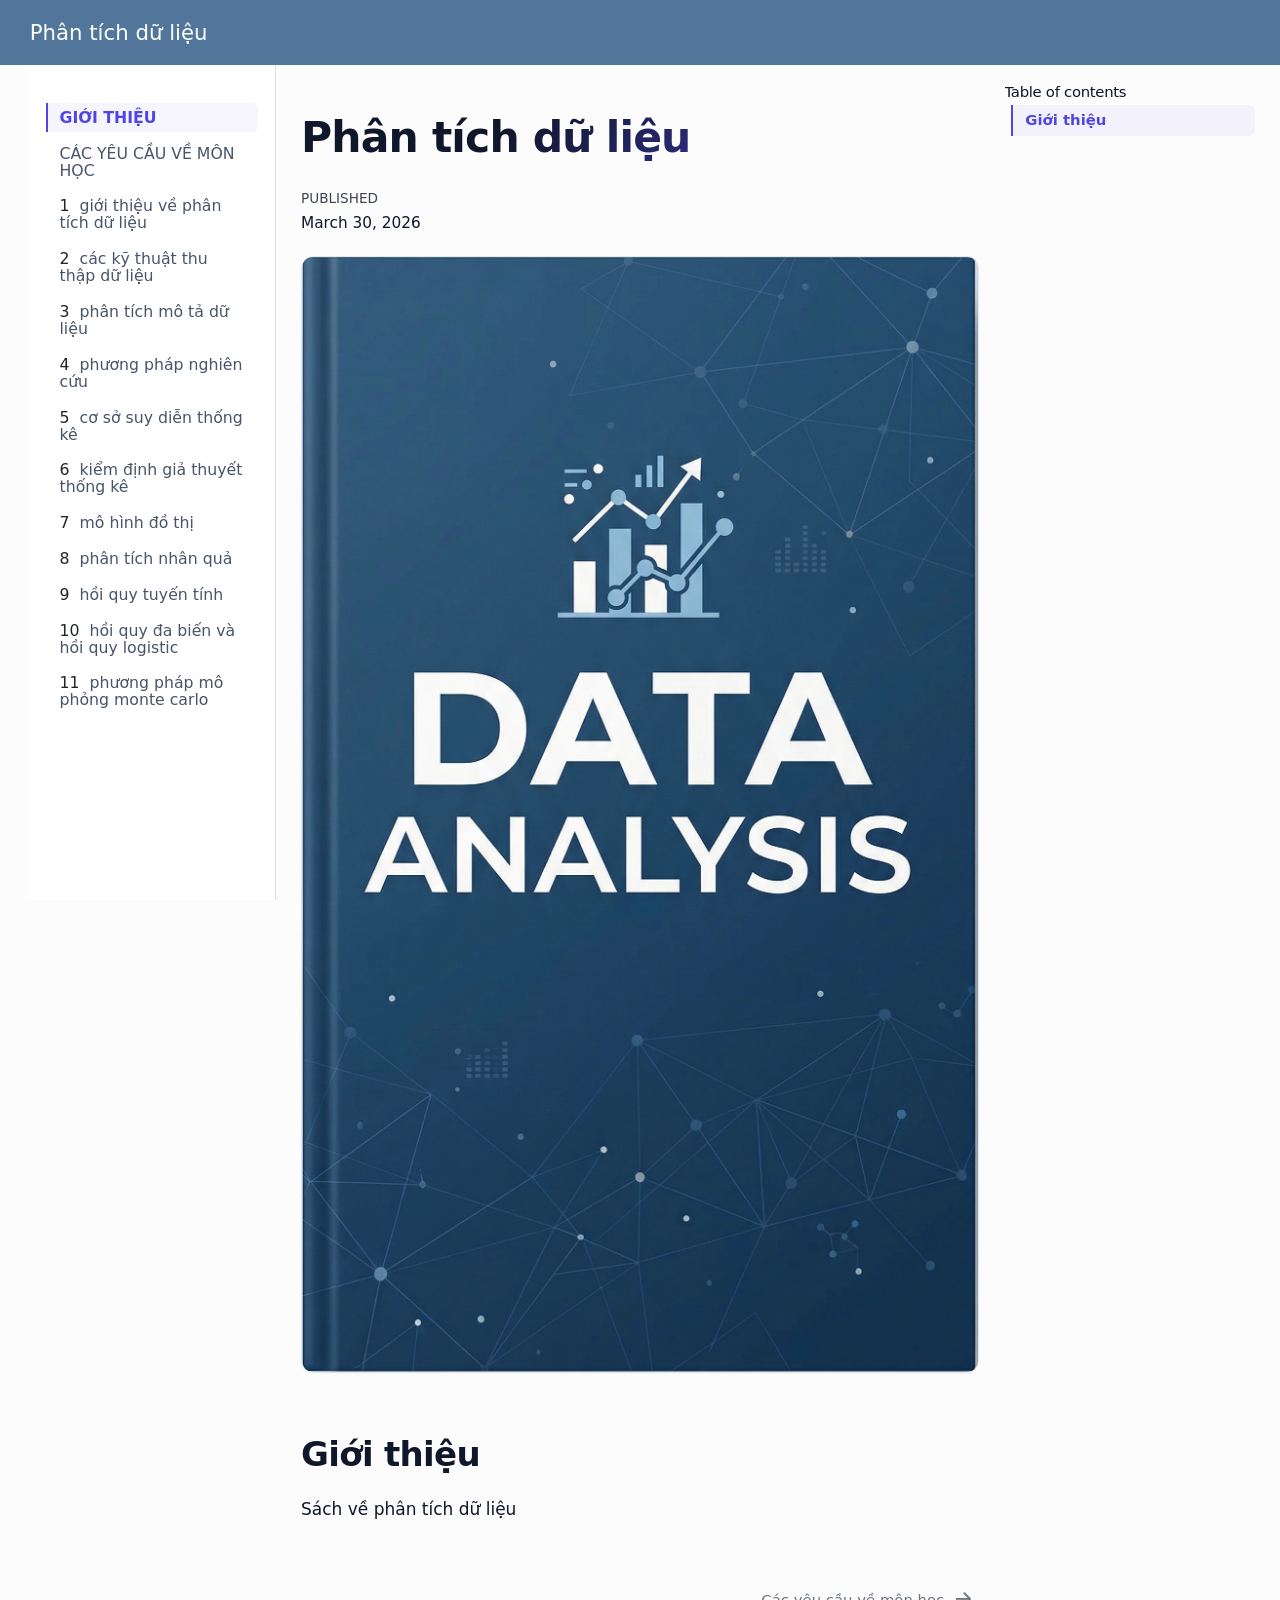
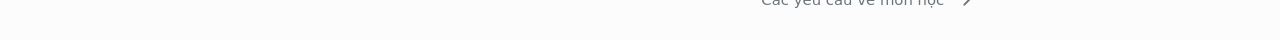
<file: index.html>
<!DOCTYPE html>
<html xmlns="http://www.w3.org/1999/xhtml" lang="en" xml:lang="en"><head>

<meta charset="utf-8">
<meta name="generator" content="quarto-1.9.38">

<meta name="viewport" content="width=device-width, initial-scale=1.0, user-scalable=yes">

<meta name="dcterms.date" content="2026-03-30">

<title>Phân tích dữ liệu</title>
<style>
/* Default styles provided by pandoc.
** See https://pandoc.org/MANUAL.html#variables-for-html for config info.
*/
code{white-space: pre-wrap;}
span.smallcaps{font-variant: small-caps;}
div.columns{display: flex; gap: min(4vw, 1.5em);}
div.column{flex: auto; overflow-x: auto;}
div.hanging-indent{margin-left: 1.5em; text-indent: -1.5em;}
ul.task-list{list-style: none;}
ul.task-list li input[type="checkbox"] {
  width: 0.8em;
  margin: 0 0.8em 0.2em -1em; /* quarto-specific, see https://github.com/quarto-dev/quarto-cli/issues/4556 */ 
  vertical-align: middle;
}
</style>


<script src="site_libs/quarto-nav/quarto-nav.js"></script>
<script src="site_libs/quarto-nav/headroom.min.js"></script>
<script src="site_libs/clipboard/clipboard.min.js"></script>
<script src="site_libs/quarto-search/autocomplete.umd.js"></script>
<script src="site_libs/quarto-search/fuse.min.js"></script>
<script src="site_libs/quarto-search/quarto-search.js"></script>
<meta name="quarto:offset" content="./">
<link href="./slide-0-vn.html" rel="next">
<script src="site_libs/quarto-html/quarto.js" type="module"></script>
<script src="site_libs/quarto-html/tabsets/tabsets.js" type="module"></script>
<script src="site_libs/quarto-html/popper.min.js"></script>
<script src="site_libs/quarto-html/tippy.umd.min.js"></script>
<script src="site_libs/quarto-html/anchor.min.js"></script>
<link href="site_libs/quarto-html/tippy.css" rel="stylesheet">
<link href="site_libs/quarto-html/quarto-syntax-highlighting-15634bcf2e68342d4ad2dfa704d543f6.css" rel="stylesheet" id="quarto-text-highlighting-styles">
<script src="site_libs/bootstrap/bootstrap.min.js"></script>
<link href="site_libs/bootstrap/bootstrap-icons.css" rel="stylesheet">
<link href="site_libs/bootstrap/bootstrap-fa9e0952a64697c55f958ad13d4b0b73.min.css" rel="stylesheet" append-hash="true" id="quarto-bootstrap" data-mode="light">
<script id="quarto-search-options" type="application/json">{
  "location": "navbar",
  "copy-button": false,
  "collapse-after": 3,
  "panel-placement": "end",
  "type": "overlay",
  "limit": 50,
  "keyboard-shortcut": [
    "f",
    "/",
    "s"
  ],
  "show-item-context": false,
  "language": {
    "search-no-results-text": "No results",
    "search-matching-documents-text": "matching documents",
    "search-copy-link-title": "Copy link to search",
    "search-hide-matches-text": "Hide additional matches",
    "search-more-match-text": "more match in this document",
    "search-more-matches-text": "more matches in this document",
    "search-clear-button-title": "Clear",
    "search-text-placeholder": "",
    "search-detached-cancel-button-title": "Cancel",
    "search-submit-button-title": "Submit",
    "search-label": "Search"
  }
}</script>
<script>
    window.MathJax = {
        tex: {
            macros: {
                E: "{\\mathbb{E}}",
                P: "{\\mathbb{P}}",
                Var: "{\\mathrm{Var}}"
            }
        }
    };
</script>


<link rel="stylesheet" href="styles.css">
</head>

<body class="nav-sidebar floating nav-fixed quarto-light">

<div id="quarto-search-results"></div>
  <header id="quarto-header" class="headroom fixed-top">
    <nav class="navbar navbar-expand-lg " data-bs-theme="dark">
      <div class="navbar-container container-fluid">
      <div class="navbar-brand-container mx-auto">
    <a class="navbar-brand" href="./index.html">
    <span class="navbar-title">Phân tích dữ liệu</span>
    </a>
  </div>
        <div class="quarto-navbar-tools tools-end">
</div>
      </div> <!-- /container-fluid -->
    </nav>
  <nav class="quarto-secondary-nav">
    <div class="container-fluid d-flex">
      <button type="button" class="quarto-btn-toggle btn" data-bs-toggle="collapse" role="button" data-bs-target=".quarto-sidebar-collapse-item" aria-controls="quarto-sidebar" aria-expanded="false" aria-label="Toggle sidebar navigation" onclick="if (window.quartoToggleHeadroom) { window.quartoToggleHeadroom(); }">
        <i class="bi bi-layout-text-sidebar-reverse"></i>
      </button>
        <nav class="quarto-page-breadcrumbs" aria-label="breadcrumb"><ol class="breadcrumb"><li class="breadcrumb-item"><a href="./index.html">Giới thiệu</a></li></ol></nav>
        <a class="flex-grow-1" role="navigation" data-bs-toggle="collapse" data-bs-target=".quarto-sidebar-collapse-item" aria-controls="quarto-sidebar" aria-expanded="false" aria-label="Toggle sidebar navigation" onclick="if (window.quartoToggleHeadroom) { window.quartoToggleHeadroom(); }">      
        </a>
    </div>
  </nav>
</header>
<!-- content -->
<div id="quarto-content" class="quarto-container page-columns page-rows-contents page-layout-article page-navbar">
<!-- sidebar -->
  <nav id="quarto-sidebar" class="sidebar collapse collapse-horizontal quarto-sidebar-collapse-item sidebar-navigation floating overflow-auto">
    <div class="sidebar-menu-container"> 
    <ul class="list-unstyled mt-1">
        <li class="sidebar-item">
  <div class="sidebar-item-container"> 
  <a href="./index.html" class="sidebar-item-text sidebar-link active">
 <span class="menu-text">Giới thiệu</span></a>
  </div>
</li>
        <li class="sidebar-item">
  <div class="sidebar-item-container"> 
  <a href="./slide-0-vn.html" class="sidebar-item-text sidebar-link">
 <span class="menu-text">Các yêu cầu về môn học</span></a>
  </div>
</li>
        <li class="sidebar-item">
  <div class="sidebar-item-container"> 
  <a href="./slide-1-vn.html" class="sidebar-item-text sidebar-link">
 <span class="menu-text"><span class="chapter-number">1</span>&nbsp; <span class="chapter-title">Giới thiệu về phân tích dữ liệu</span></span></a>
  </div>
</li>
        <li class="sidebar-item">
  <div class="sidebar-item-container"> 
  <a href="./slide-2-vn.html" class="sidebar-item-text sidebar-link">
 <span class="menu-text"><span class="chapter-number">2</span>&nbsp; <span class="chapter-title">Các kỹ thuật thu thập dữ liệu</span></span></a>
  </div>
</li>
        <li class="sidebar-item">
  <div class="sidebar-item-container"> 
  <a href="./slide-3-vn.html" class="sidebar-item-text sidebar-link">
 <span class="menu-text"><span class="chapter-number">3</span>&nbsp; <span class="chapter-title">Phân tích mô tả dữ liệu</span></span></a>
  </div>
</li>
        <li class="sidebar-item">
  <div class="sidebar-item-container"> 
  <a href="./slide-research-vn.html" class="sidebar-item-text sidebar-link">
 <span class="menu-text"><span class="chapter-number">4</span>&nbsp; <span class="chapter-title">Phương pháp nghiên cứu</span></span></a>
  </div>
</li>
        <li class="sidebar-item">
  <div class="sidebar-item-container"> 
  <a href="./slide-inferences-vn.html" class="sidebar-item-text sidebar-link">
 <span class="menu-text"><span class="chapter-number">5</span>&nbsp; <span class="chapter-title">Cơ sở suy diễn thống kê</span></span></a>
  </div>
</li>
        <li class="sidebar-item">
  <div class="sidebar-item-container"> 
  <a href="./slide-hypo-vn.html" class="sidebar-item-text sidebar-link">
 <span class="menu-text"><span class="chapter-number">6</span>&nbsp; <span class="chapter-title">Kiểm định giả thuyết thống kê</span></span></a>
  </div>
</li>
        <li class="sidebar-item">
  <div class="sidebar-item-container"> 
  <a href="./slide-bn-vn.html" class="sidebar-item-text sidebar-link">
 <span class="menu-text"><span class="chapter-number">7</span>&nbsp; <span class="chapter-title">Mô hình đồ thị</span></span></a>
  </div>
</li>
        <li class="sidebar-item">
  <div class="sidebar-item-container"> 
  <a href="./slide-causal-vn.html" class="sidebar-item-text sidebar-link">
 <span class="menu-text"><span class="chapter-number">8</span>&nbsp; <span class="chapter-title">Phân tích nhân quả</span></span></a>
  </div>
</li>
        <li class="sidebar-item">
  <div class="sidebar-item-container"> 
  <a href="./slide-simple-reg-vn.html" class="sidebar-item-text sidebar-link">
 <span class="menu-text"><span class="chapter-number">9</span>&nbsp; <span class="chapter-title">Hồi quy tuyến tính</span></span></a>
  </div>
</li>
        <li class="sidebar-item">
  <div class="sidebar-item-container"> 
  <a href="./slide-multi-reg-vn.html" class="sidebar-item-text sidebar-link">
 <span class="menu-text"><span class="chapter-number">10</span>&nbsp; <span class="chapter-title">Hồi quy đa biến và hồi quy logistic</span></span></a>
  </div>
</li>
        <li class="sidebar-item">
  <div class="sidebar-item-container"> 
  <a href="./slide-mc-vn.html" class="sidebar-item-text sidebar-link">
 <span class="menu-text"><span class="chapter-number">11</span>&nbsp; <span class="chapter-title">Phương pháp mô phỏng Monte Carlo</span></span></a>
  </div>
</li>
    </ul>
    </div>
</nav>
<div id="quarto-sidebar-glass" class="quarto-sidebar-collapse-item" data-bs-toggle="collapse" data-bs-target=".quarto-sidebar-collapse-item"></div>
<!-- margin-sidebar -->
    <div id="quarto-margin-sidebar" class="sidebar margin-sidebar">
        <nav id="TOC" role="doc-toc" class="toc-active">
    <h2 id="toc-title">Table of contents</h2>
   
  <ul class="collapse">
  <li><a href="#giới-thiệu" id="toc-giới-thiệu" class="nav-link active" data-scroll-target="#giới-thiệu">Giới thiệu</a></li>
  </ul>
</nav>
    </div>
<!-- main -->
<main class="content" id="quarto-document-content">

<header id="title-block-header" class="quarto-title-block default">
<div class="quarto-title">
<h1 class="title">Phân tích dữ liệu</h1>
</div>



<div class="quarto-title-meta">

    
    <div>
    <div class="quarto-title-meta-heading">Published</div>
    <div class="quarto-title-meta-contents">
      <p class="date">March 30, 2026</p>
    </div>
  </div>
  
    
  </div>
  


</header>


<p><img src="cover.png" class="img-fluid"></p>
<section id="giới-thiệu" class="level1 unnumbered">
<h1 class="unnumbered">Giới thiệu</h1>
<p>Sách về phân tích dữ liệu</p>


</section>

</main> <!-- /main -->
<script>
document.addEventListener("DOMContentLoaded", function() {
  const tocLinks = document.querySelectorAll("nav#TOC a[data-scroll-target]");
  if (tocLinks.length === 0) return;

  const sections = Array.from(tocLinks).map(link => {
    const target = link.getAttribute("data-scroll-target");
    if (target.startsWith("#")) {
      return document.getElementById(decodeURI(target.slice(1)));
    } else {
      return document.querySelector(decodeURI(target));
    }
  });

  function updateActive() {
    let activeIndex = 0;
    // Find the section closest to the top of the viewport
    for (let i = 0; i < sections.length; i++) {
      const section = sections[i];
      if (section) {
        const rect = section.getBoundingClientRect();
        // If the section top has scrolled past the top offset (120px for navbar)
        if (rect.top <= 120) {
          activeIndex = i;
        }
      }
    }

    // Update active class
    tocLinks.forEach((link, idx) => {
      if (idx === activeIndex) {
        link.classList.add("active");
        
        // Ensure parent lists are expanded (prevent Quarto from auto-collapsing active submenus)
        let parent = link.parentElement;
        while (parent && parent !== document.getElementById("TOC")) {
          if (parent.tagName === "UL") {
            parent.classList.remove("collapse");
          }
          parent = parent.parentElement;
        }
      } else {
        link.classList.remove("active");
      }
    });
  }

  // Bind to window scroll and resize events
  window.addEventListener("scroll", () => {
    window.requestAnimationFrame(updateActive);
  });
  window.addEventListener("resize", () => {
    window.requestAnimationFrame(updateActive);
  });
  
  // Initial runs to align state
  updateActive();
  setTimeout(updateActive, 100);
  setTimeout(updateActive, 500);
});
</script>
<script id="quarto-html-after-body" type="application/javascript">
  window.document.addEventListener("DOMContentLoaded", function (event) {
    const icon = "";
    const anchorJS = new window.AnchorJS();
    anchorJS.options = {
      placement: 'right',
      icon: icon
    };
    anchorJS.add('.anchored');
    const isCodeAnnotation = (el) => {
      for (const clz of el.classList) {
        if (clz.startsWith('code-annotation-')) {                     
          return true;
        }
      }
      return false;
    }
    const onCopySuccess = function(e) {
      // button target
      const button = e.trigger;
      // don't keep focus
      button.blur();
      // flash "checked"
      button.classList.add('code-copy-button-checked');
      var currentTitle = button.getAttribute("title");
      button.setAttribute("title", "Copied!");
      let tooltip;
      if (window.bootstrap) {
        button.setAttribute("data-bs-toggle", "tooltip");
        button.setAttribute("data-bs-placement", "left");
        button.setAttribute("data-bs-title", "Copied!");
        tooltip = new bootstrap.Tooltip(button, 
          { trigger: "manual", 
            customClass: "code-copy-button-tooltip",
            offset: [0, -8]});
        tooltip.show();    
      }
      setTimeout(function() {
        if (tooltip) {
          tooltip.hide();
          button.removeAttribute("data-bs-title");
          button.removeAttribute("data-bs-toggle");
          button.removeAttribute("data-bs-placement");
        }
        button.setAttribute("title", currentTitle);
        button.classList.remove('code-copy-button-checked');
      }, 1000);
      // clear code selection
      e.clearSelection();
    }
    const getTextToCopy = function(trigger) {
      const outerScaffold = trigger.parentElement.cloneNode(true);
      const codeEl = outerScaffold.querySelector('code');
      for (const childEl of codeEl.children) {
        if (isCodeAnnotation(childEl)) {
          childEl.remove();
        }
      }
      return codeEl.innerText;
    }
    const clipboard = new window.ClipboardJS('.code-copy-button:not([data-in-quarto-modal])', {
      text: getTextToCopy
    });
    clipboard.on('success', onCopySuccess);
    if (window.document.getElementById('quarto-embedded-source-code-modal')) {
      const clipboardModal = new window.ClipboardJS('.code-copy-button[data-in-quarto-modal]', {
        text: getTextToCopy,
        container: window.document.getElementById('quarto-embedded-source-code-modal')
      });
      clipboardModal.on('success', onCopySuccess);
    }
      var localhostRegex = new RegExp(/^(?:http|https):\/\/localhost\:?[0-9]*\//);
      var mailtoRegex = new RegExp(/^mailto:/);
        var filterRegex = new RegExp('/' + window.location.host + '/');
      var isInternal = (href) => {
          return filterRegex.test(href) || localhostRegex.test(href) || mailtoRegex.test(href);
      }
      // Inspect non-navigation links and adorn them if external
     var links = window.document.querySelectorAll('a[href]:not(.nav-link):not(.navbar-brand):not(.toc-action):not(.sidebar-link):not(.sidebar-item-toggle):not(.pagination-link):not(.no-external):not([aria-hidden]):not(.dropdown-item):not(.quarto-navigation-tool):not(.about-link)');
      for (var i=0; i<links.length; i++) {
        const link = links[i];
        if (!isInternal(link.href)) {
          // undo the damage that might have been done by quarto-nav.js in the case of
          // links that we want to consider external
          if (link.dataset.originalHref !== undefined) {
            link.href = link.dataset.originalHref;
          }
        }
      }
    function tippyHover(el, contentFn, onTriggerFn, onUntriggerFn) {
      const config = {
        allowHTML: true,
        maxWidth: 500,
        delay: 100,
        arrow: false,
        appendTo: function(el) {
            return el.parentElement;
        },
        interactive: true,
        interactiveBorder: 10,
        theme: 'quarto',
        placement: 'bottom-start',
      };
      if (contentFn) {
        config.content = contentFn;
      }
      if (onTriggerFn) {
        config.onTrigger = onTriggerFn;
      }
      if (onUntriggerFn) {
        config.onUntrigger = onUntriggerFn;
      }
      window.tippy(el, config); 
    }
    const noterefs = window.document.querySelectorAll('a[role="doc-noteref"]');
    for (var i=0; i<noterefs.length; i++) {
      const ref = noterefs[i];
      tippyHover(ref, function() {
        // use id or data attribute instead here
        let href = ref.getAttribute('data-footnote-href') || ref.getAttribute('href');
        try { href = new URL(href).hash; } catch {}
        const id = href.replace(/^#\/?/, "");
        const note = window.document.getElementById(id);
        if (note) {
          return note.innerHTML;
        } else {
          return "";
        }
      });
    }
    const xrefs = window.document.querySelectorAll('a.quarto-xref');
    const processXRef = (id, note) => {
      // Strip column container classes
      const stripColumnClz = (el) => {
        el.classList.remove("page-full", "page-columns");
        if (el.children) {
          for (const child of el.children) {
            stripColumnClz(child);
          }
        }
      }
      stripColumnClz(note)
      if (id === null || id.startsWith('sec-')) {
        // Special case sections, only their first couple elements
        const container = document.createElement("div");
        if (note.children && note.children.length > 2) {
          container.appendChild(note.children[0].cloneNode(true));
          for (let i = 1; i < note.children.length; i++) {
            const child = note.children[i];
            if (child.tagName === "P" && child.innerText === "") {
              continue;
            } else {
              container.appendChild(child.cloneNode(true));
              break;
            }
          }
          if (window.Quarto?.typesetMath) {
            window.Quarto.typesetMath(container);
          }
          return container.innerHTML
        } else {
          if (window.Quarto?.typesetMath) {
            window.Quarto.typesetMath(note);
          }
          return note.innerHTML;
        }
      } else {
        // Remove any anchor links if they are present
        const anchorLink = note.querySelector('a.anchorjs-link');
        if (anchorLink) {
          anchorLink.remove();
        }
        if (window.Quarto?.typesetMath) {
          window.Quarto.typesetMath(note);
        }
        if (note.classList.contains("callout")) {
          return note.outerHTML;
        } else {
          return note.innerHTML;
        }
      }
    }
    for (var i=0; i<xrefs.length; i++) {
      const xref = xrefs[i];
      tippyHover(xref, undefined, function(instance) {
        instance.disable();
        let url = xref.getAttribute('href');
        let hash = undefined; 
        if (url.startsWith('#')) {
          hash = url;
        } else {
          try { hash = new URL(url).hash; } catch {}
        }
        if (hash) {
          const id = hash.replace(/^#\/?/, "");
          const note = window.document.getElementById(id);
          if (note !== null) {
            try {
              const html = processXRef(id, note.cloneNode(true));
              instance.setContent(html);
            } finally {
              instance.enable();
              instance.show();
            }
          } else {
            // See if we can fetch this
            fetch(url.split('#')[0])
            .then(res => res.text())
            .then(html => {
              const parser = new DOMParser();
              const htmlDoc = parser.parseFromString(html, "text/html");
              const note = htmlDoc.getElementById(id);
              if (note !== null) {
                const html = processXRef(id, note);
                instance.setContent(html);
              } 
            }).finally(() => {
              instance.enable();
              instance.show();
            });
          }
        } else {
          // See if we can fetch a full url (with no hash to target)
          // This is a special case and we should probably do some content thinning / targeting
          fetch(url)
          .then(res => res.text())
          .then(html => {
            const parser = new DOMParser();
            const htmlDoc = parser.parseFromString(html, "text/html");
            const note = htmlDoc.querySelector('main.content');
            if (note !== null) {
              // This should only happen for chapter cross references
              // (since there is no id in the URL)
              // remove the first header
              if (note.children.length > 0 && note.children[0].tagName === "HEADER") {
                note.children[0].remove();
              }
              const html = processXRef(null, note);
              instance.setContent(html);
            } 
          }).finally(() => {
            instance.enable();
            instance.show();
          });
        }
      }, function(instance) {
      });
    }
        let selectedAnnoteEl;
        const selectorForAnnotation = ( cell, annotation) => {
          let cellAttr = 'data-code-cell="' + cell + '"';
          let lineAttr = 'data-code-annotation="' +  annotation + '"';
          const selector = 'span[' + cellAttr + '][' + lineAttr + ']';
          return selector;
        }
        const selectCodeLines = (annoteEl) => {
          const doc = window.document;
          const targetCell = annoteEl.getAttribute("data-target-cell");
          const targetAnnotation = annoteEl.getAttribute("data-target-annotation");
          const annoteSpan = window.document.querySelector(selectorForAnnotation(targetCell, targetAnnotation));
          const lines = annoteSpan.getAttribute("data-code-lines").split(",");
          const lineIds = lines.map((line) => {
            return targetCell + "-" + line;
          })
          let top = null;
          let height = null;
          let parent = null;
          if (lineIds.length > 0) {
              //compute the position of the single el (top and bottom and make a div)
              const el = window.document.getElementById(lineIds[0]);
              top = el.offsetTop;
              height = el.offsetHeight;
              parent = el.parentElement.parentElement;
            if (lineIds.length > 1) {
              const lastEl = window.document.getElementById(lineIds[lineIds.length - 1]);
              const bottom = lastEl.offsetTop + lastEl.offsetHeight;
              height = bottom - top;
            }
            if (top !== null && height !== null && parent !== null) {
              // cook up a div (if necessary) and position it 
              let div = window.document.getElementById("code-annotation-line-highlight");
              if (div === null) {
                div = window.document.createElement("div");
                div.setAttribute("id", "code-annotation-line-highlight");
                div.style.position = 'absolute';
                parent.appendChild(div);
              }
              div.style.top = top - 2 + "px";
              div.style.height = height + 4 + "px";
              div.style.left = 0;
              let gutterDiv = window.document.getElementById("code-annotation-line-highlight-gutter");
              if (gutterDiv === null) {
                gutterDiv = window.document.createElement("div");
                gutterDiv.setAttribute("id", "code-annotation-line-highlight-gutter");
                gutterDiv.style.position = 'absolute';
                const codeCell = window.document.getElementById(targetCell);
                const gutter = codeCell.querySelector('.code-annotation-gutter');
                gutter.appendChild(gutterDiv);
              }
              gutterDiv.style.top = top - 2 + "px";
              gutterDiv.style.height = height + 4 + "px";
            }
            selectedAnnoteEl = annoteEl;
          }
        };
        const unselectCodeLines = () => {
          const elementsIds = ["code-annotation-line-highlight", "code-annotation-line-highlight-gutter"];
          elementsIds.forEach((elId) => {
            const div = window.document.getElementById(elId);
            if (div) {
              div.remove();
            }
          });
          selectedAnnoteEl = undefined;
        };
          // Handle positioning of the toggle
      window.addEventListener(
        "resize",
        throttle(() => {
          elRect = undefined;
          if (selectedAnnoteEl) {
            selectCodeLines(selectedAnnoteEl);
          }
        }, 10)
      );
      function throttle(fn, ms) {
      let throttle = false;
      let timer;
        return (...args) => {
          if(!throttle) { // first call gets through
              fn.apply(this, args);
              throttle = true;
          } else { // all the others get throttled
              if(timer) clearTimeout(timer); // cancel #2
              timer = setTimeout(() => {
                fn.apply(this, args);
                timer = throttle = false;
              }, ms);
          }
        };
      }
        // Attach click handler to the DT
        const annoteDls = window.document.querySelectorAll('dt[data-target-cell]');
        for (const annoteDlNode of annoteDls) {
          annoteDlNode.addEventListener('click', (event) => {
            const clickedEl = event.target;
            if (clickedEl !== selectedAnnoteEl) {
              unselectCodeLines();
              const activeEl = window.document.querySelector('dt[data-target-cell].code-annotation-active');
              if (activeEl) {
                activeEl.classList.remove('code-annotation-active');
              }
              selectCodeLines(clickedEl);
              clickedEl.classList.add('code-annotation-active');
            } else {
              // Unselect the line
              unselectCodeLines();
              clickedEl.classList.remove('code-annotation-active');
            }
          });
        }
    const findCites = (el) => {
      const parentEl = el.parentElement;
      if (parentEl) {
        const cites = parentEl.dataset.cites;
        if (cites) {
          return {
            el,
            cites: cites.split(' ')
          };
        } else {
          return findCites(el.parentElement)
        }
      } else {
        return undefined;
      }
    };
    var bibliorefs = window.document.querySelectorAll('a[role="doc-biblioref"]');
    for (var i=0; i<bibliorefs.length; i++) {
      const ref = bibliorefs[i];
      const citeInfo = findCites(ref);
      if (citeInfo) {
        tippyHover(citeInfo.el, function() {
          var popup = window.document.createElement('div');
          citeInfo.cites.forEach(function(cite) {
            var citeDiv = window.document.createElement('div');
            citeDiv.classList.add('hanging-indent');
            citeDiv.classList.add('csl-entry');
            var biblioDiv = window.document.getElementById('ref-' + cite);
            if (biblioDiv) {
              citeDiv.innerHTML = biblioDiv.innerHTML;
            }
            popup.appendChild(citeDiv);
          });
          return popup.innerHTML;
        });
      }
    }
  });
  </script>
<nav class="page-navigation">
  <div class="nav-page nav-page-previous">
  </div>
  <div class="nav-page nav-page-next">
      <a href="./slide-0-vn.html" class="pagination-link" aria-label="Các yêu cầu về môn học">
        <span class="nav-page-text">Các yêu cầu về môn học</span> <i class="bi bi-arrow-right-short"></i>
      </a>
  </div>
</nav>
</div> <!-- /content -->




</body></html>
</file>
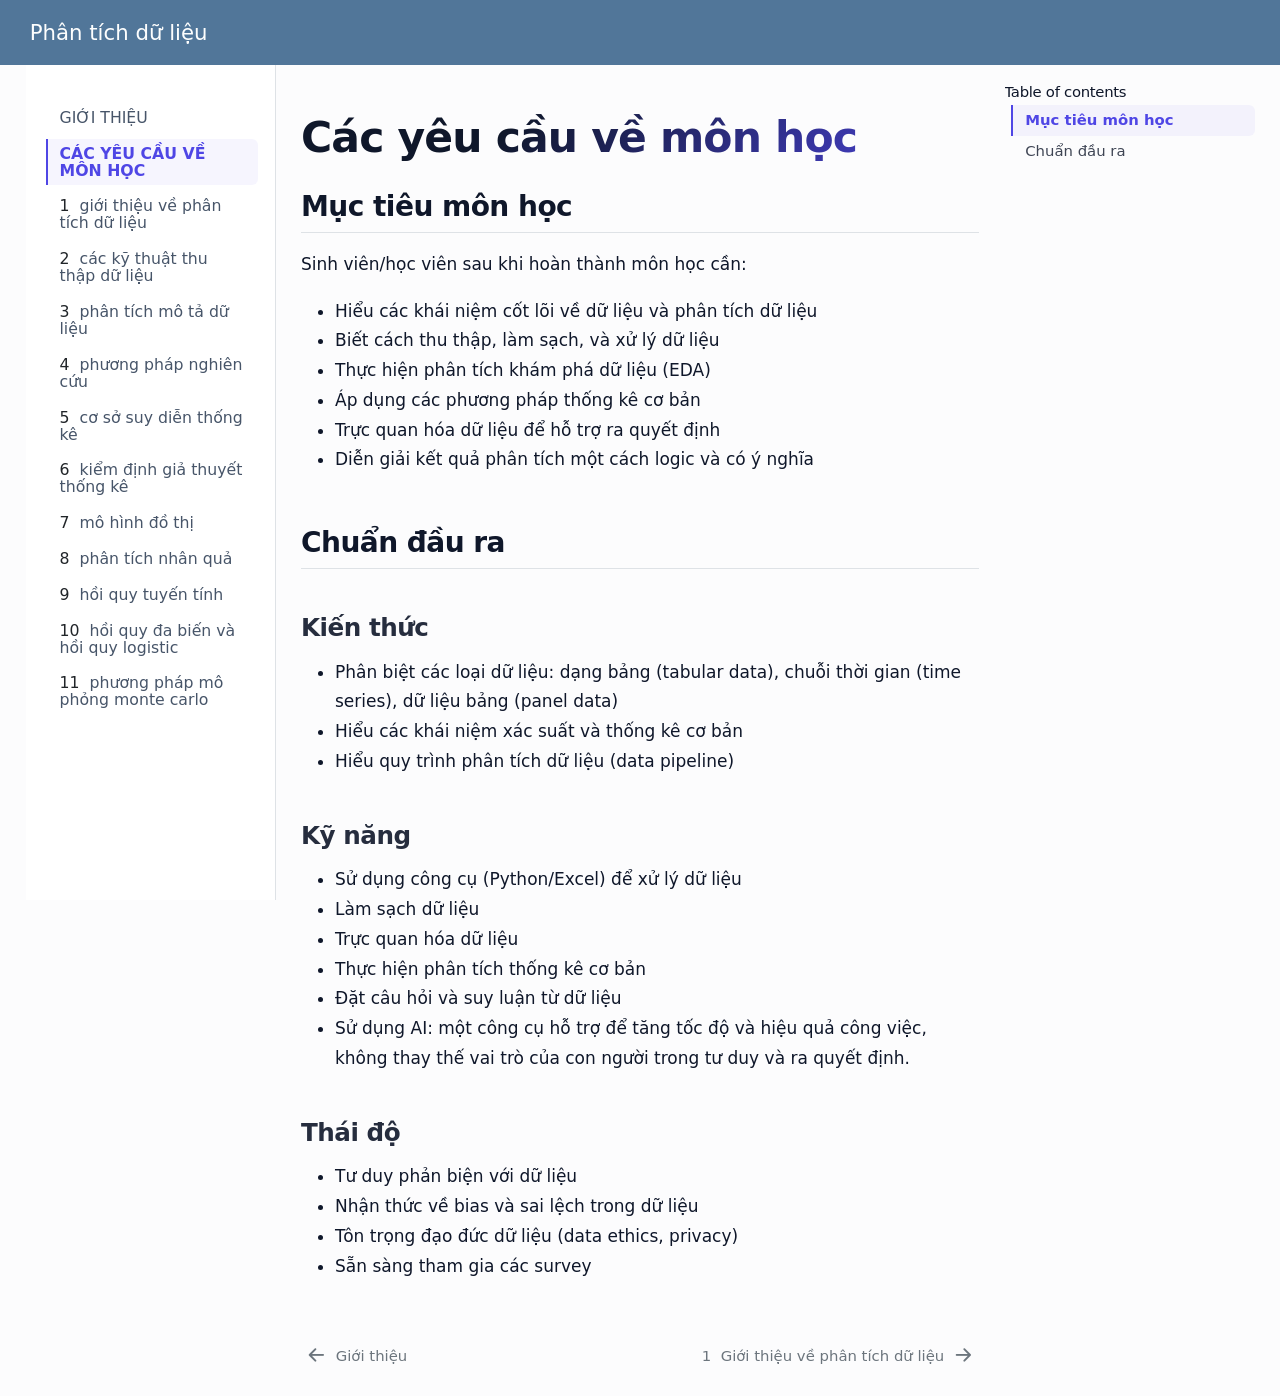
<file: slide-0-vn.html>
<!DOCTYPE html>
<html xmlns="http://www.w3.org/1999/xhtml" lang="en" xml:lang="en"><head>

<meta charset="utf-8">
<meta name="generator" content="quarto-1.9.38">

<meta name="viewport" content="width=device-width, initial-scale=1.0, user-scalable=yes">


<title>Các yêu cầu về môn học – Phân tích dữ liệu</title>
<style>
/* Default styles provided by pandoc.
** See https://pandoc.org/MANUAL.html#variables-for-html for config info.
*/
code{white-space: pre-wrap;}
span.smallcaps{font-variant: small-caps;}
div.columns{display: flex; gap: min(4vw, 1.5em);}
div.column{flex: auto; overflow-x: auto;}
div.hanging-indent{margin-left: 1.5em; text-indent: -1.5em;}
ul.task-list{list-style: none;}
ul.task-list li input[type="checkbox"] {
  width: 0.8em;
  margin: 0 0.8em 0.2em -1em; /* quarto-specific, see https://github.com/quarto-dev/quarto-cli/issues/4556 */ 
  vertical-align: middle;
}
</style>


<script src="site_libs/quarto-nav/quarto-nav.js"></script>
<script src="site_libs/quarto-nav/headroom.min.js"></script>
<script src="site_libs/clipboard/clipboard.min.js"></script>
<script src="site_libs/quarto-search/autocomplete.umd.js"></script>
<script src="site_libs/quarto-search/fuse.min.js"></script>
<script src="site_libs/quarto-search/quarto-search.js"></script>
<meta name="quarto:offset" content="./">
<link href="./slide-1-vn.html" rel="next">
<link href="./index.html" rel="prev">
<script src="site_libs/quarto-html/quarto.js" type="module"></script>
<script src="site_libs/quarto-html/tabsets/tabsets.js" type="module"></script>
<script src="site_libs/quarto-html/popper.min.js"></script>
<script src="site_libs/quarto-html/tippy.umd.min.js"></script>
<script src="site_libs/quarto-html/anchor.min.js"></script>
<link href="site_libs/quarto-html/tippy.css" rel="stylesheet">
<link href="site_libs/quarto-html/quarto-syntax-highlighting-15634bcf2e68342d4ad2dfa704d543f6.css" rel="stylesheet" id="quarto-text-highlighting-styles">
<script src="site_libs/bootstrap/bootstrap.min.js"></script>
<link href="site_libs/bootstrap/bootstrap-icons.css" rel="stylesheet">
<link href="site_libs/bootstrap/bootstrap-fa9e0952a64697c55f958ad13d4b0b73.min.css" rel="stylesheet" append-hash="true" id="quarto-bootstrap" data-mode="light">
<script id="quarto-search-options" type="application/json">{
  "location": "navbar",
  "copy-button": false,
  "collapse-after": 3,
  "panel-placement": "end",
  "type": "overlay",
  "limit": 50,
  "keyboard-shortcut": [
    "f",
    "/",
    "s"
  ],
  "show-item-context": false,
  "language": {
    "search-no-results-text": "No results",
    "search-matching-documents-text": "matching documents",
    "search-copy-link-title": "Copy link to search",
    "search-hide-matches-text": "Hide additional matches",
    "search-more-match-text": "more match in this document",
    "search-more-matches-text": "more matches in this document",
    "search-clear-button-title": "Clear",
    "search-text-placeholder": "",
    "search-detached-cancel-button-title": "Cancel",
    "search-submit-button-title": "Submit",
    "search-label": "Search"
  }
}</script>
<script>
    window.MathJax = {
        tex: {
            macros: {
                E: "{\\mathbb{E}}",
                P: "{\\mathbb{P}}",
                Var: "{\\mathrm{Var}}"
            }
        }
    };
</script>


<link rel="stylesheet" href="styles.css">
</head>

<body class="nav-sidebar floating nav-fixed quarto-light">

<div id="quarto-search-results"></div>
  <header id="quarto-header" class="headroom fixed-top">
    <nav class="navbar navbar-expand-lg " data-bs-theme="dark">
      <div class="navbar-container container-fluid">
      <div class="navbar-brand-container mx-auto">
    <a class="navbar-brand" href="./index.html">
    <span class="navbar-title">Phân tích dữ liệu</span>
    </a>
  </div>
        <div class="quarto-navbar-tools tools-end">
</div>
      </div> <!-- /container-fluid -->
    </nav>
  <nav class="quarto-secondary-nav">
    <div class="container-fluid d-flex">
      <button type="button" class="quarto-btn-toggle btn" data-bs-toggle="collapse" role="button" data-bs-target=".quarto-sidebar-collapse-item" aria-controls="quarto-sidebar" aria-expanded="false" aria-label="Toggle sidebar navigation" onclick="if (window.quartoToggleHeadroom) { window.quartoToggleHeadroom(); }">
        <i class="bi bi-layout-text-sidebar-reverse"></i>
      </button>
        <nav class="quarto-page-breadcrumbs" aria-label="breadcrumb"><ol class="breadcrumb"><li class="breadcrumb-item"><a href="./slide-0-vn.html">Các yêu cầu về môn học</a></li></ol></nav>
        <a class="flex-grow-1" role="navigation" data-bs-toggle="collapse" data-bs-target=".quarto-sidebar-collapse-item" aria-controls="quarto-sidebar" aria-expanded="false" aria-label="Toggle sidebar navigation" onclick="if (window.quartoToggleHeadroom) { window.quartoToggleHeadroom(); }">      
        </a>
    </div>
  </nav>
</header>
<!-- content -->
<div id="quarto-content" class="quarto-container page-columns page-rows-contents page-layout-article page-navbar">
<!-- sidebar -->
  <nav id="quarto-sidebar" class="sidebar collapse collapse-horizontal quarto-sidebar-collapse-item sidebar-navigation floating overflow-auto">
    <div class="sidebar-menu-container"> 
    <ul class="list-unstyled mt-1">
        <li class="sidebar-item">
  <div class="sidebar-item-container"> 
  <a href="./index.html" class="sidebar-item-text sidebar-link">
 <span class="menu-text">Giới thiệu</span></a>
  </div>
</li>
        <li class="sidebar-item">
  <div class="sidebar-item-container"> 
  <a href="./slide-0-vn.html" class="sidebar-item-text sidebar-link active">
 <span class="menu-text">Các yêu cầu về môn học</span></a>
  </div>
</li>
        <li class="sidebar-item">
  <div class="sidebar-item-container"> 
  <a href="./slide-1-vn.html" class="sidebar-item-text sidebar-link">
 <span class="menu-text"><span class="chapter-number">1</span>&nbsp; <span class="chapter-title">Giới thiệu về phân tích dữ liệu</span></span></a>
  </div>
</li>
        <li class="sidebar-item">
  <div class="sidebar-item-container"> 
  <a href="./slide-2-vn.html" class="sidebar-item-text sidebar-link">
 <span class="menu-text"><span class="chapter-number">2</span>&nbsp; <span class="chapter-title">Các kỹ thuật thu thập dữ liệu</span></span></a>
  </div>
</li>
        <li class="sidebar-item">
  <div class="sidebar-item-container"> 
  <a href="./slide-3-vn.html" class="sidebar-item-text sidebar-link">
 <span class="menu-text"><span class="chapter-number">3</span>&nbsp; <span class="chapter-title">Phân tích mô tả dữ liệu</span></span></a>
  </div>
</li>
        <li class="sidebar-item">
  <div class="sidebar-item-container"> 
  <a href="./slide-research-vn.html" class="sidebar-item-text sidebar-link">
 <span class="menu-text"><span class="chapter-number">4</span>&nbsp; <span class="chapter-title">Phương pháp nghiên cứu</span></span></a>
  </div>
</li>
        <li class="sidebar-item">
  <div class="sidebar-item-container"> 
  <a href="./slide-inferences-vn.html" class="sidebar-item-text sidebar-link">
 <span class="menu-text"><span class="chapter-number">5</span>&nbsp; <span class="chapter-title">Cơ sở suy diễn thống kê</span></span></a>
  </div>
</li>
        <li class="sidebar-item">
  <div class="sidebar-item-container"> 
  <a href="./slide-hypo-vn.html" class="sidebar-item-text sidebar-link">
 <span class="menu-text"><span class="chapter-number">6</span>&nbsp; <span class="chapter-title">Kiểm định giả thuyết thống kê</span></span></a>
  </div>
</li>
        <li class="sidebar-item">
  <div class="sidebar-item-container"> 
  <a href="./slide-bn-vn.html" class="sidebar-item-text sidebar-link">
 <span class="menu-text"><span class="chapter-number">7</span>&nbsp; <span class="chapter-title">Mô hình đồ thị</span></span></a>
  </div>
</li>
        <li class="sidebar-item">
  <div class="sidebar-item-container"> 
  <a href="./slide-causal-vn.html" class="sidebar-item-text sidebar-link">
 <span class="menu-text"><span class="chapter-number">8</span>&nbsp; <span class="chapter-title">Phân tích nhân quả</span></span></a>
  </div>
</li>
        <li class="sidebar-item">
  <div class="sidebar-item-container"> 
  <a href="./slide-simple-reg-vn.html" class="sidebar-item-text sidebar-link">
 <span class="menu-text"><span class="chapter-number">9</span>&nbsp; <span class="chapter-title">Hồi quy tuyến tính</span></span></a>
  </div>
</li>
        <li class="sidebar-item">
  <div class="sidebar-item-container"> 
  <a href="./slide-multi-reg-vn.html" class="sidebar-item-text sidebar-link">
 <span class="menu-text"><span class="chapter-number">10</span>&nbsp; <span class="chapter-title">Hồi quy đa biến và hồi quy logistic</span></span></a>
  </div>
</li>
        <li class="sidebar-item">
  <div class="sidebar-item-container"> 
  <a href="./slide-mc-vn.html" class="sidebar-item-text sidebar-link">
 <span class="menu-text"><span class="chapter-number">11</span>&nbsp; <span class="chapter-title">Phương pháp mô phỏng Monte Carlo</span></span></a>
  </div>
</li>
    </ul>
    </div>
</nav>
<div id="quarto-sidebar-glass" class="quarto-sidebar-collapse-item" data-bs-toggle="collapse" data-bs-target=".quarto-sidebar-collapse-item"></div>
<!-- margin-sidebar -->
    <div id="quarto-margin-sidebar" class="sidebar margin-sidebar">
        <nav id="TOC" role="doc-toc" class="toc-active">
    <h2 id="toc-title">Table of contents</h2>
   
  <ul class="collapse">
  <li><a href="#mục-tiêu-môn-học" id="toc-mục-tiêu-môn-học" class="nav-link active" data-scroll-target="#mục-tiêu-môn-học">Mục tiêu môn học</a></li>
  <li><a href="#chuẩn-đầu-ra" id="toc-chuẩn-đầu-ra" class="nav-link" data-scroll-target="#chuẩn-đầu-ra">Chuẩn đầu ra</a></li>
  </ul>
</nav>
    </div>
<!-- main -->
<main class="content" id="quarto-document-content">

<header id="title-block-header" class="quarto-title-block default">
<div class="quarto-title">
<h1 class="title">Các yêu cầu về môn học</h1>
</div>



<div class="quarto-title-meta">

    
  
    
  </div>
  


</header>


<section id="mục-tiêu-môn-học" class="level2">
<h2 class="anchored" data-anchor-id="mục-tiêu-môn-học">Mục tiêu môn học</h2>
<p>Sinh viên/học viên sau khi hoàn thành môn học cần:</p>
<ul>
<li>Hiểu các khái niệm cốt lõi về dữ liệu và phân tích dữ liệu</li>
<li>Biết cách thu thập, làm sạch, và xử lý dữ liệu</li>
<li>Thực hiện phân tích khám phá dữ liệu (EDA)</li>
<li>Áp dụng các phương pháp thống kê cơ bản</li>
<li>Trực quan hóa dữ liệu để hỗ trợ ra quyết định</li>
<li>Diễn giải kết quả phân tích một cách logic và có ý nghĩa</li>
</ul>
</section>
<section id="chuẩn-đầu-ra" class="level2">
<h2 class="anchored" data-anchor-id="chuẩn-đầu-ra">Chuẩn đầu ra</h2>
<section id="kiến-thức" class="level3">
<h3 class="anchored" data-anchor-id="kiến-thức">Kiến thức</h3>
<ul>
<li>Phân biệt các loại dữ liệu: dạng bảng (tabular data), chuỗi thời gian (time series), dữ liệu bảng (panel data)</li>
<li>Hiểu các khái niệm xác suất và thống kê cơ bản</li>
<li>Hiểu quy trình phân tích dữ liệu (data pipeline)</li>
</ul>
</section>
<section id="kỹ-năng" class="level3">
<h3 class="anchored" data-anchor-id="kỹ-năng">Kỹ năng</h3>
<ul>
<li>Sử dụng công cụ (Python/Excel) để xử lý dữ liệu</li>
<li>Làm sạch dữ liệu</li>
<li>Trực quan hóa dữ liệu</li>
<li>Thực hiện phân tích thống kê cơ bản</li>
<li>Đặt câu hỏi và suy luận từ dữ liệu</li>
<li>Sử dụng AI: một công cụ hỗ trợ để tăng tốc độ và hiệu quả công việc, không thay thế vai trò của con người trong tư duy và ra quyết định.</li>
</ul>
</section>
<section id="thái-độ" class="level3">
<h3 class="anchored" data-anchor-id="thái-độ">Thái độ</h3>
<ul>
<li>Tư duy phản biện với dữ liệu</li>
<li>Nhận thức về bias và sai lệch trong dữ liệu</li>
<li>Tôn trọng đạo đức dữ liệu (data ethics, privacy)</li>
<li>Sẵn sàng tham gia các survey</li>
</ul>


</section>
</section>

</main> <!-- /main -->
<script>
document.addEventListener("DOMContentLoaded", function() {
  const tocLinks = document.querySelectorAll("nav#TOC a[data-scroll-target]");
  if (tocLinks.length === 0) return;

  const sections = Array.from(tocLinks).map(link => {
    const target = link.getAttribute("data-scroll-target");
    if (target.startsWith("#")) {
      return document.getElementById(decodeURI(target.slice(1)));
    } else {
      return document.querySelector(decodeURI(target));
    }
  });

  function updateActive() {
    let activeIndex = 0;
    // Find the section closest to the top of the viewport
    for (let i = 0; i < sections.length; i++) {
      const section = sections[i];
      if (section) {
        const rect = section.getBoundingClientRect();
        // If the section top has scrolled past the top offset (120px for navbar)
        if (rect.top <= 120) {
          activeIndex = i;
        }
      }
    }

    // Update active class
    tocLinks.forEach((link, idx) => {
      if (idx === activeIndex) {
        link.classList.add("active");
        
        // Ensure parent lists are expanded (prevent Quarto from auto-collapsing active submenus)
        let parent = link.parentElement;
        while (parent && parent !== document.getElementById("TOC")) {
          if (parent.tagName === "UL") {
            parent.classList.remove("collapse");
          }
          parent = parent.parentElement;
        }
      } else {
        link.classList.remove("active");
      }
    });
  }

  // Bind to window scroll and resize events
  window.addEventListener("scroll", () => {
    window.requestAnimationFrame(updateActive);
  });
  window.addEventListener("resize", () => {
    window.requestAnimationFrame(updateActive);
  });
  
  // Initial runs to align state
  updateActive();
  setTimeout(updateActive, 100);
  setTimeout(updateActive, 500);
});
</script>
<script id="quarto-html-after-body" type="application/javascript">
  window.document.addEventListener("DOMContentLoaded", function (event) {
    const icon = "";
    const anchorJS = new window.AnchorJS();
    anchorJS.options = {
      placement: 'right',
      icon: icon
    };
    anchorJS.add('.anchored');
    const isCodeAnnotation = (el) => {
      for (const clz of el.classList) {
        if (clz.startsWith('code-annotation-')) {                     
          return true;
        }
      }
      return false;
    }
    const onCopySuccess = function(e) {
      // button target
      const button = e.trigger;
      // don't keep focus
      button.blur();
      // flash "checked"
      button.classList.add('code-copy-button-checked');
      var currentTitle = button.getAttribute("title");
      button.setAttribute("title", "Copied!");
      let tooltip;
      if (window.bootstrap) {
        button.setAttribute("data-bs-toggle", "tooltip");
        button.setAttribute("data-bs-placement", "left");
        button.setAttribute("data-bs-title", "Copied!");
        tooltip = new bootstrap.Tooltip(button, 
          { trigger: "manual", 
            customClass: "code-copy-button-tooltip",
            offset: [0, -8]});
        tooltip.show();    
      }
      setTimeout(function() {
        if (tooltip) {
          tooltip.hide();
          button.removeAttribute("data-bs-title");
          button.removeAttribute("data-bs-toggle");
          button.removeAttribute("data-bs-placement");
        }
        button.setAttribute("title", currentTitle);
        button.classList.remove('code-copy-button-checked');
      }, 1000);
      // clear code selection
      e.clearSelection();
    }
    const getTextToCopy = function(trigger) {
      const outerScaffold = trigger.parentElement.cloneNode(true);
      const codeEl = outerScaffold.querySelector('code');
      for (const childEl of codeEl.children) {
        if (isCodeAnnotation(childEl)) {
          childEl.remove();
        }
      }
      return codeEl.innerText;
    }
    const clipboard = new window.ClipboardJS('.code-copy-button:not([data-in-quarto-modal])', {
      text: getTextToCopy
    });
    clipboard.on('success', onCopySuccess);
    if (window.document.getElementById('quarto-embedded-source-code-modal')) {
      const clipboardModal = new window.ClipboardJS('.code-copy-button[data-in-quarto-modal]', {
        text: getTextToCopy,
        container: window.document.getElementById('quarto-embedded-source-code-modal')
      });
      clipboardModal.on('success', onCopySuccess);
    }
      var localhostRegex = new RegExp(/^(?:http|https):\/\/localhost\:?[0-9]*\//);
      var mailtoRegex = new RegExp(/^mailto:/);
        var filterRegex = new RegExp('/' + window.location.host + '/');
      var isInternal = (href) => {
          return filterRegex.test(href) || localhostRegex.test(href) || mailtoRegex.test(href);
      }
      // Inspect non-navigation links and adorn them if external
     var links = window.document.querySelectorAll('a[href]:not(.nav-link):not(.navbar-brand):not(.toc-action):not(.sidebar-link):not(.sidebar-item-toggle):not(.pagination-link):not(.no-external):not([aria-hidden]):not(.dropdown-item):not(.quarto-navigation-tool):not(.about-link)');
      for (var i=0; i<links.length; i++) {
        const link = links[i];
        if (!isInternal(link.href)) {
          // undo the damage that might have been done by quarto-nav.js in the case of
          // links that we want to consider external
          if (link.dataset.originalHref !== undefined) {
            link.href = link.dataset.originalHref;
          }
        }
      }
    function tippyHover(el, contentFn, onTriggerFn, onUntriggerFn) {
      const config = {
        allowHTML: true,
        maxWidth: 500,
        delay: 100,
        arrow: false,
        appendTo: function(el) {
            return el.parentElement;
        },
        interactive: true,
        interactiveBorder: 10,
        theme: 'quarto',
        placement: 'bottom-start',
      };
      if (contentFn) {
        config.content = contentFn;
      }
      if (onTriggerFn) {
        config.onTrigger = onTriggerFn;
      }
      if (onUntriggerFn) {
        config.onUntrigger = onUntriggerFn;
      }
      window.tippy(el, config); 
    }
    const noterefs = window.document.querySelectorAll('a[role="doc-noteref"]');
    for (var i=0; i<noterefs.length; i++) {
      const ref = noterefs[i];
      tippyHover(ref, function() {
        // use id or data attribute instead here
        let href = ref.getAttribute('data-footnote-href') || ref.getAttribute('href');
        try { href = new URL(href).hash; } catch {}
        const id = href.replace(/^#\/?/, "");
        const note = window.document.getElementById(id);
        if (note) {
          return note.innerHTML;
        } else {
          return "";
        }
      });
    }
    const xrefs = window.document.querySelectorAll('a.quarto-xref');
    const processXRef = (id, note) => {
      // Strip column container classes
      const stripColumnClz = (el) => {
        el.classList.remove("page-full", "page-columns");
        if (el.children) {
          for (const child of el.children) {
            stripColumnClz(child);
          }
        }
      }
      stripColumnClz(note)
      if (id === null || id.startsWith('sec-')) {
        // Special case sections, only their first couple elements
        const container = document.createElement("div");
        if (note.children && note.children.length > 2) {
          container.appendChild(note.children[0].cloneNode(true));
          for (let i = 1; i < note.children.length; i++) {
            const child = note.children[i];
            if (child.tagName === "P" && child.innerText === "") {
              continue;
            } else {
              container.appendChild(child.cloneNode(true));
              break;
            }
          }
          if (window.Quarto?.typesetMath) {
            window.Quarto.typesetMath(container);
          }
          return container.innerHTML
        } else {
          if (window.Quarto?.typesetMath) {
            window.Quarto.typesetMath(note);
          }
          return note.innerHTML;
        }
      } else {
        // Remove any anchor links if they are present
        const anchorLink = note.querySelector('a.anchorjs-link');
        if (anchorLink) {
          anchorLink.remove();
        }
        if (window.Quarto?.typesetMath) {
          window.Quarto.typesetMath(note);
        }
        if (note.classList.contains("callout")) {
          return note.outerHTML;
        } else {
          return note.innerHTML;
        }
      }
    }
    for (var i=0; i<xrefs.length; i++) {
      const xref = xrefs[i];
      tippyHover(xref, undefined, function(instance) {
        instance.disable();
        let url = xref.getAttribute('href');
        let hash = undefined; 
        if (url.startsWith('#')) {
          hash = url;
        } else {
          try { hash = new URL(url).hash; } catch {}
        }
        if (hash) {
          const id = hash.replace(/^#\/?/, "");
          const note = window.document.getElementById(id);
          if (note !== null) {
            try {
              const html = processXRef(id, note.cloneNode(true));
              instance.setContent(html);
            } finally {
              instance.enable();
              instance.show();
            }
          } else {
            // See if we can fetch this
            fetch(url.split('#')[0])
            .then(res => res.text())
            .then(html => {
              const parser = new DOMParser();
              const htmlDoc = parser.parseFromString(html, "text/html");
              const note = htmlDoc.getElementById(id);
              if (note !== null) {
                const html = processXRef(id, note);
                instance.setContent(html);
              } 
            }).finally(() => {
              instance.enable();
              instance.show();
            });
          }
        } else {
          // See if we can fetch a full url (with no hash to target)
          // This is a special case and we should probably do some content thinning / targeting
          fetch(url)
          .then(res => res.text())
          .then(html => {
            const parser = new DOMParser();
            const htmlDoc = parser.parseFromString(html, "text/html");
            const note = htmlDoc.querySelector('main.content');
            if (note !== null) {
              // This should only happen for chapter cross references
              // (since there is no id in the URL)
              // remove the first header
              if (note.children.length > 0 && note.children[0].tagName === "HEADER") {
                note.children[0].remove();
              }
              const html = processXRef(null, note);
              instance.setContent(html);
            } 
          }).finally(() => {
            instance.enable();
            instance.show();
          });
        }
      }, function(instance) {
      });
    }
        let selectedAnnoteEl;
        const selectorForAnnotation = ( cell, annotation) => {
          let cellAttr = 'data-code-cell="' + cell + '"';
          let lineAttr = 'data-code-annotation="' +  annotation + '"';
          const selector = 'span[' + cellAttr + '][' + lineAttr + ']';
          return selector;
        }
        const selectCodeLines = (annoteEl) => {
          const doc = window.document;
          const targetCell = annoteEl.getAttribute("data-target-cell");
          const targetAnnotation = annoteEl.getAttribute("data-target-annotation");
          const annoteSpan = window.document.querySelector(selectorForAnnotation(targetCell, targetAnnotation));
          const lines = annoteSpan.getAttribute("data-code-lines").split(",");
          const lineIds = lines.map((line) => {
            return targetCell + "-" + line;
          })
          let top = null;
          let height = null;
          let parent = null;
          if (lineIds.length > 0) {
              //compute the position of the single el (top and bottom and make a div)
              const el = window.document.getElementById(lineIds[0]);
              top = el.offsetTop;
              height = el.offsetHeight;
              parent = el.parentElement.parentElement;
            if (lineIds.length > 1) {
              const lastEl = window.document.getElementById(lineIds[lineIds.length - 1]);
              const bottom = lastEl.offsetTop + lastEl.offsetHeight;
              height = bottom - top;
            }
            if (top !== null && height !== null && parent !== null) {
              // cook up a div (if necessary) and position it 
              let div = window.document.getElementById("code-annotation-line-highlight");
              if (div === null) {
                div = window.document.createElement("div");
                div.setAttribute("id", "code-annotation-line-highlight");
                div.style.position = 'absolute';
                parent.appendChild(div);
              }
              div.style.top = top - 2 + "px";
              div.style.height = height + 4 + "px";
              div.style.left = 0;
              let gutterDiv = window.document.getElementById("code-annotation-line-highlight-gutter");
              if (gutterDiv === null) {
                gutterDiv = window.document.createElement("div");
                gutterDiv.setAttribute("id", "code-annotation-line-highlight-gutter");
                gutterDiv.style.position = 'absolute';
                const codeCell = window.document.getElementById(targetCell);
                const gutter = codeCell.querySelector('.code-annotation-gutter');
                gutter.appendChild(gutterDiv);
              }
              gutterDiv.style.top = top - 2 + "px";
              gutterDiv.style.height = height + 4 + "px";
            }
            selectedAnnoteEl = annoteEl;
          }
        };
        const unselectCodeLines = () => {
          const elementsIds = ["code-annotation-line-highlight", "code-annotation-line-highlight-gutter"];
          elementsIds.forEach((elId) => {
            const div = window.document.getElementById(elId);
            if (div) {
              div.remove();
            }
          });
          selectedAnnoteEl = undefined;
        };
          // Handle positioning of the toggle
      window.addEventListener(
        "resize",
        throttle(() => {
          elRect = undefined;
          if (selectedAnnoteEl) {
            selectCodeLines(selectedAnnoteEl);
          }
        }, 10)
      );
      function throttle(fn, ms) {
      let throttle = false;
      let timer;
        return (...args) => {
          if(!throttle) { // first call gets through
              fn.apply(this, args);
              throttle = true;
          } else { // all the others get throttled
              if(timer) clearTimeout(timer); // cancel #2
              timer = setTimeout(() => {
                fn.apply(this, args);
                timer = throttle = false;
              }, ms);
          }
        };
      }
        // Attach click handler to the DT
        const annoteDls = window.document.querySelectorAll('dt[data-target-cell]');
        for (const annoteDlNode of annoteDls) {
          annoteDlNode.addEventListener('click', (event) => {
            const clickedEl = event.target;
            if (clickedEl !== selectedAnnoteEl) {
              unselectCodeLines();
              const activeEl = window.document.querySelector('dt[data-target-cell].code-annotation-active');
              if (activeEl) {
                activeEl.classList.remove('code-annotation-active');
              }
              selectCodeLines(clickedEl);
              clickedEl.classList.add('code-annotation-active');
            } else {
              // Unselect the line
              unselectCodeLines();
              clickedEl.classList.remove('code-annotation-active');
            }
          });
        }
    const findCites = (el) => {
      const parentEl = el.parentElement;
      if (parentEl) {
        const cites = parentEl.dataset.cites;
        if (cites) {
          return {
            el,
            cites: cites.split(' ')
          };
        } else {
          return findCites(el.parentElement)
        }
      } else {
        return undefined;
      }
    };
    var bibliorefs = window.document.querySelectorAll('a[role="doc-biblioref"]');
    for (var i=0; i<bibliorefs.length; i++) {
      const ref = bibliorefs[i];
      const citeInfo = findCites(ref);
      if (citeInfo) {
        tippyHover(citeInfo.el, function() {
          var popup = window.document.createElement('div');
          citeInfo.cites.forEach(function(cite) {
            var citeDiv = window.document.createElement('div');
            citeDiv.classList.add('hanging-indent');
            citeDiv.classList.add('csl-entry');
            var biblioDiv = window.document.getElementById('ref-' + cite);
            if (biblioDiv) {
              citeDiv.innerHTML = biblioDiv.innerHTML;
            }
            popup.appendChild(citeDiv);
          });
          return popup.innerHTML;
        });
      }
    }
  });
  </script>
<nav class="page-navigation">
  <div class="nav-page nav-page-previous">
      <a href="./index.html" class="pagination-link" aria-label="Giới thiệu">
        <i class="bi bi-arrow-left-short"></i> <span class="nav-page-text">Giới thiệu</span>
      </a>          
  </div>
  <div class="nav-page nav-page-next">
      <a href="./slide-1-vn.html" class="pagination-link" aria-label="Giới thiệu về phân tích dữ liệu">
        <span class="nav-page-text"><span class="chapter-number">1</span>&nbsp; <span class="chapter-title">Giới thiệu về phân tích dữ liệu</span></span> <i class="bi bi-arrow-right-short"></i>
      </a>
  </div>
</nav>
</div> <!-- /content -->




</body></html>
</file>
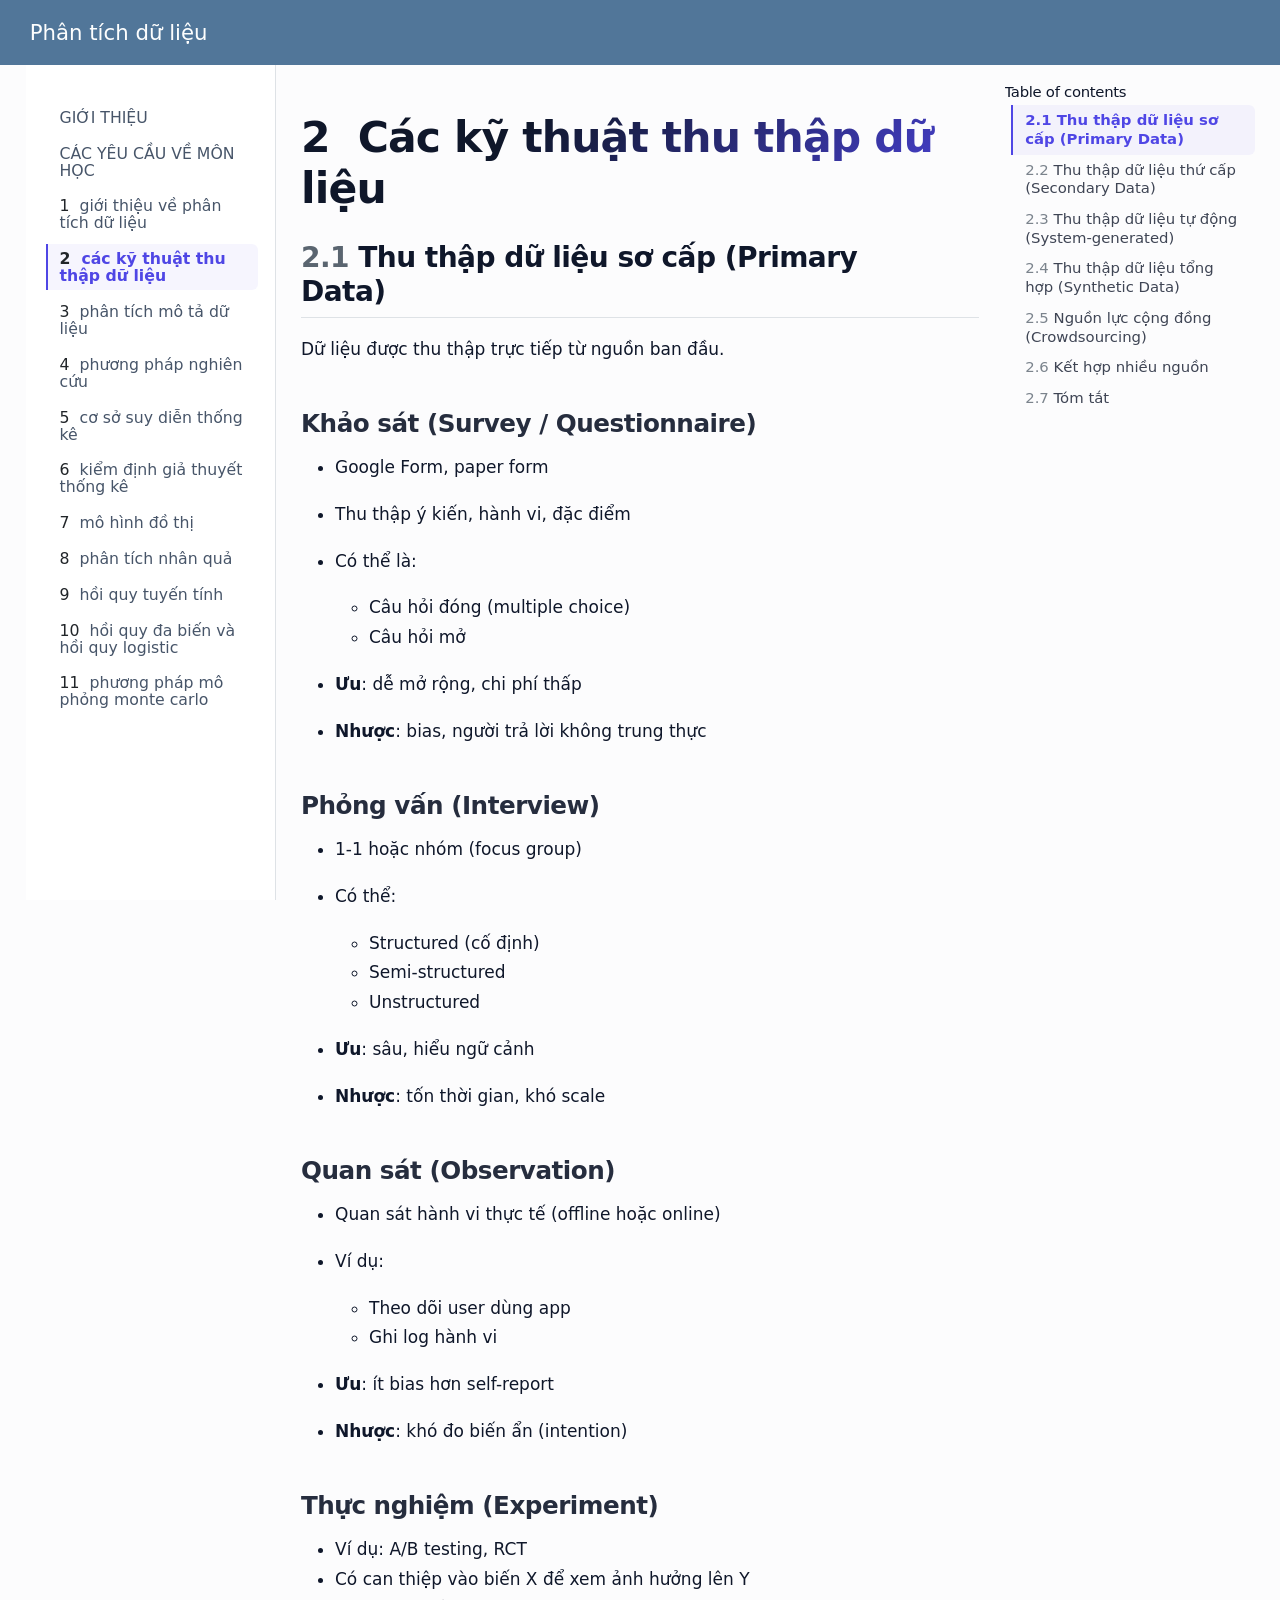
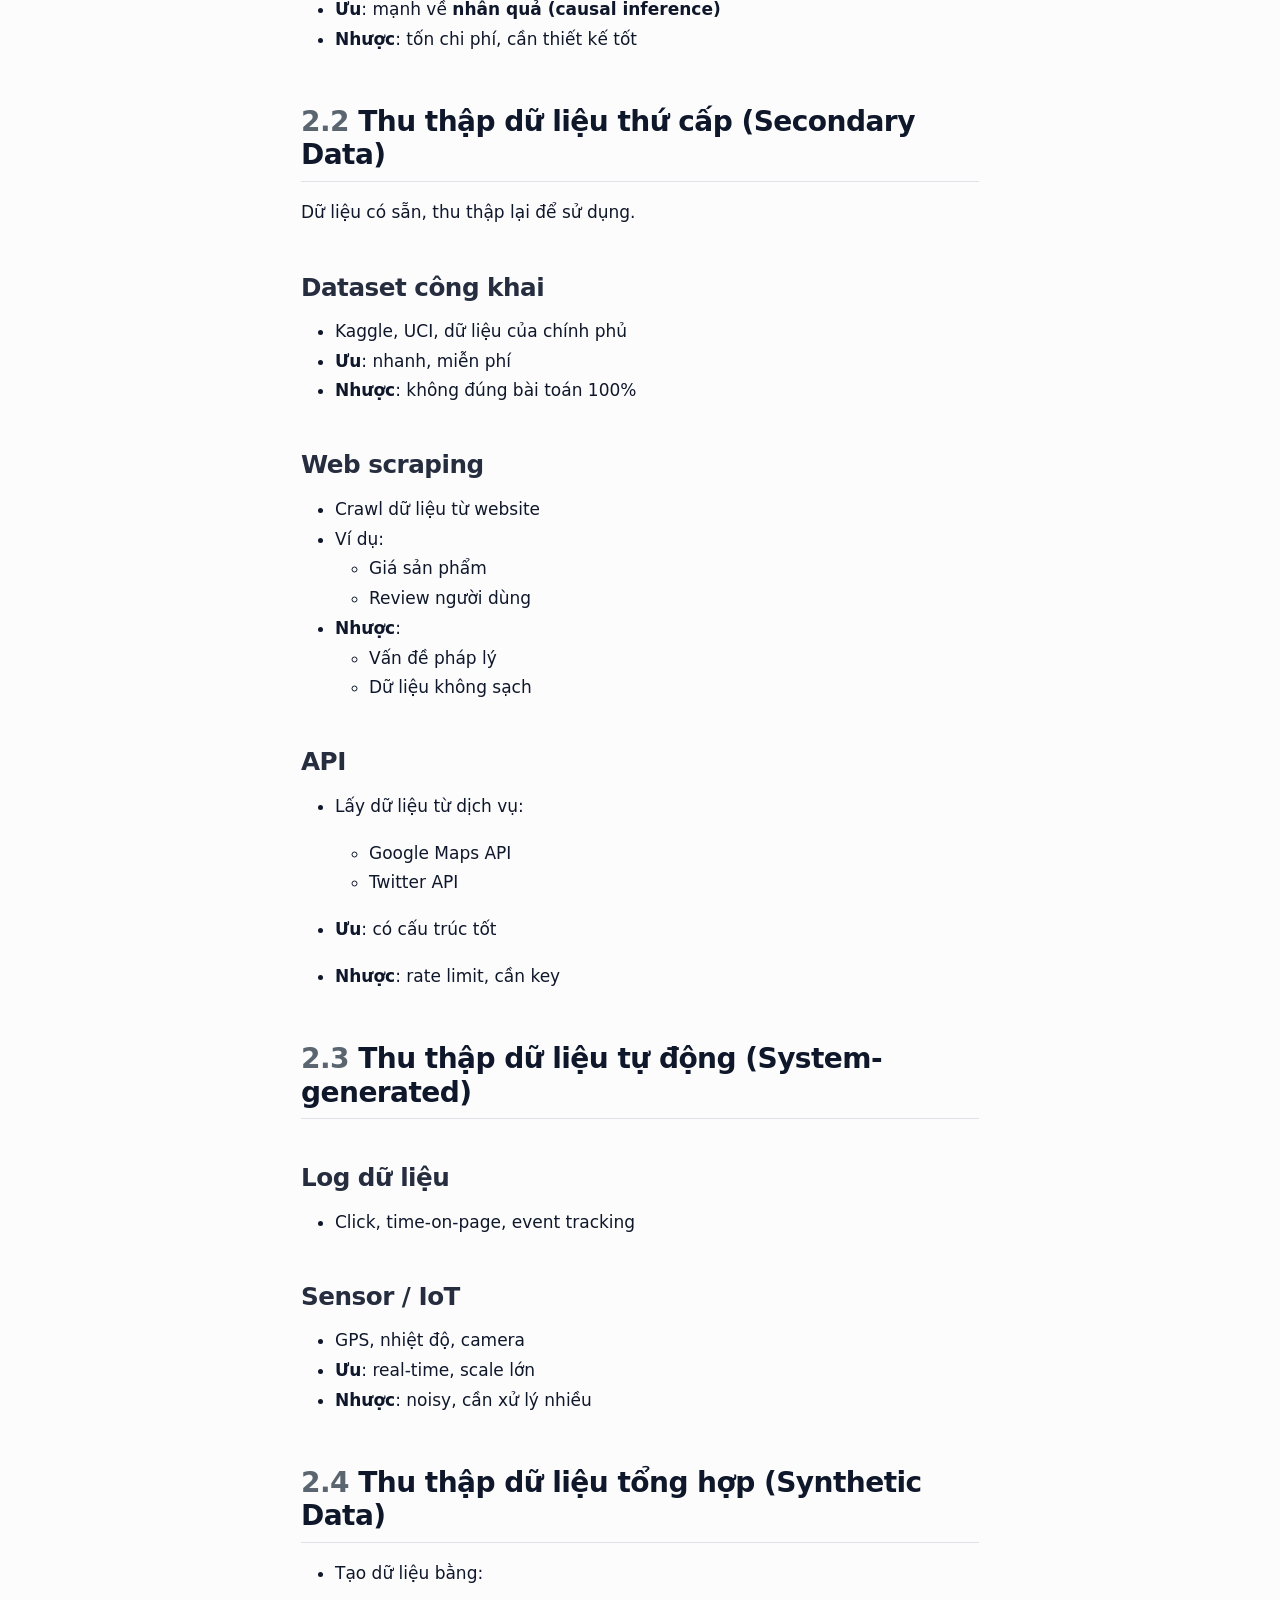
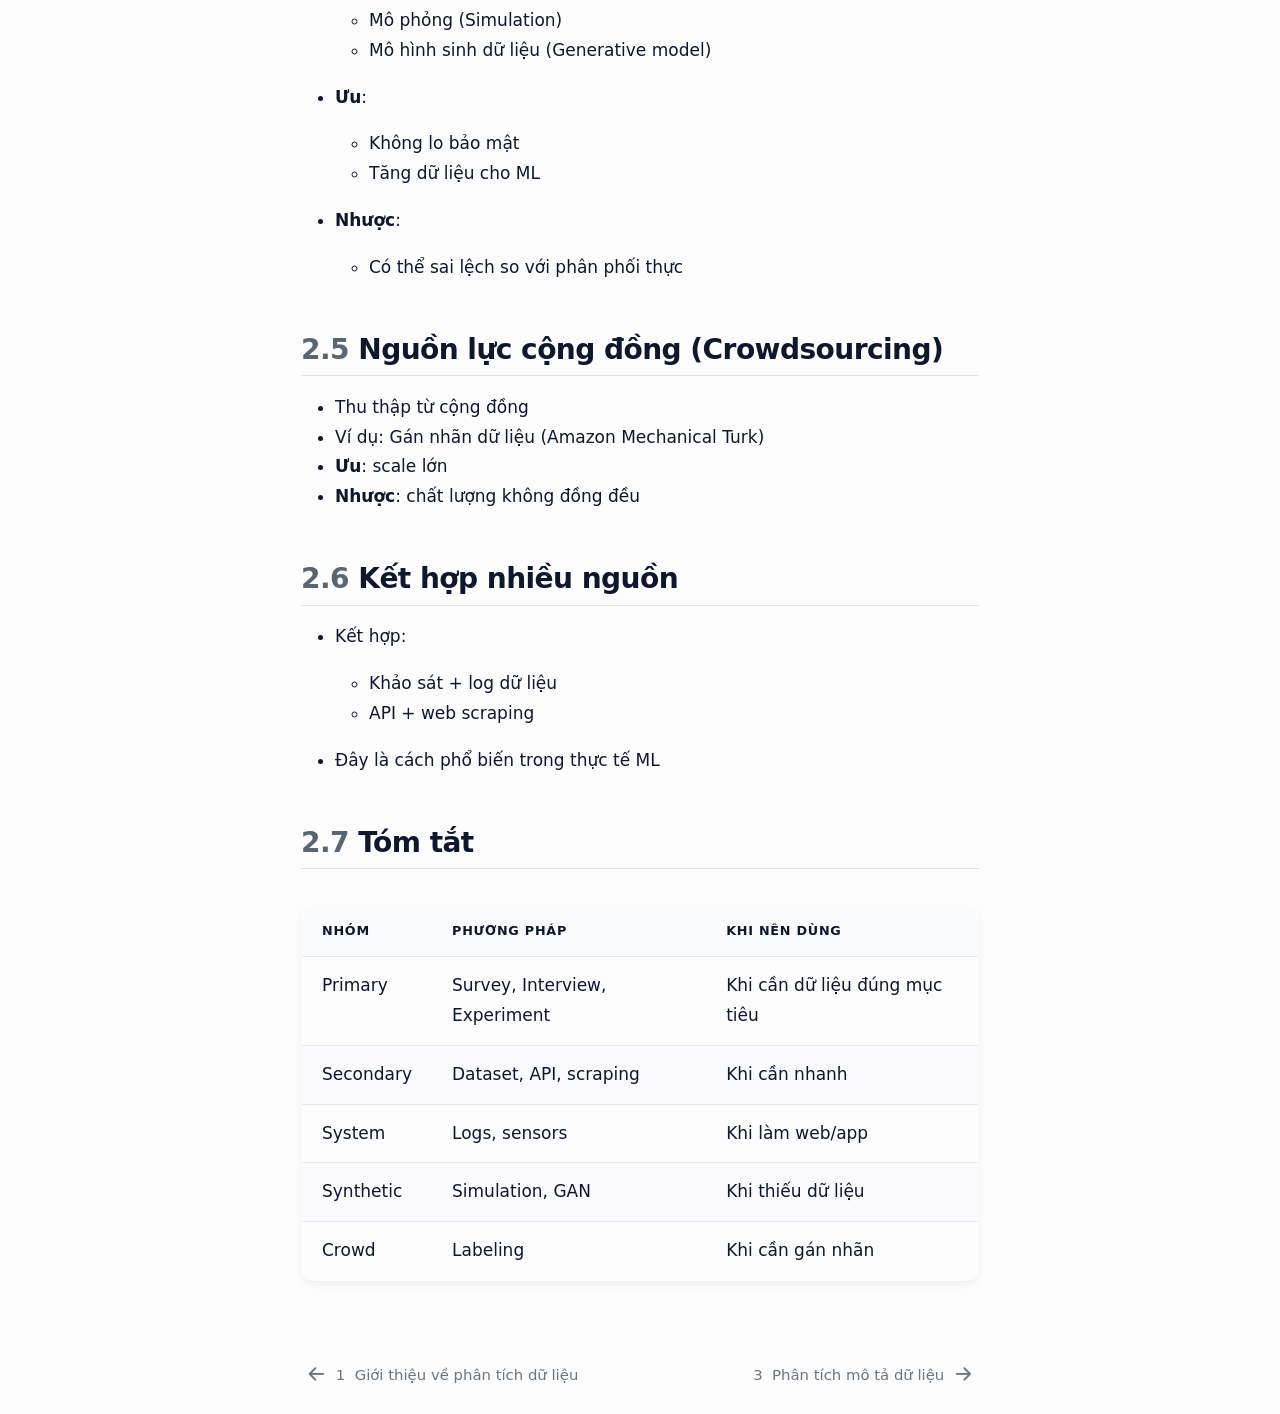
<file: slide-2-vn.html>
<!DOCTYPE html>
<html xmlns="http://www.w3.org/1999/xhtml" lang="en" xml:lang="en"><head>

<meta charset="utf-8">
<meta name="generator" content="quarto-1.9.38">

<meta name="viewport" content="width=device-width, initial-scale=1.0, user-scalable=yes">


<title>2&nbsp; Các kỹ thuật thu thập dữ liệu – Phân tích dữ liệu</title>
<style>
/* Default styles provided by pandoc.
** See https://pandoc.org/MANUAL.html#variables-for-html for config info.
*/
code{white-space: pre-wrap;}
span.smallcaps{font-variant: small-caps;}
div.columns{display: flex; gap: min(4vw, 1.5em);}
div.column{flex: auto; overflow-x: auto;}
div.hanging-indent{margin-left: 1.5em; text-indent: -1.5em;}
ul.task-list{list-style: none;}
ul.task-list li input[type="checkbox"] {
  width: 0.8em;
  margin: 0 0.8em 0.2em -1em; /* quarto-specific, see https://github.com/quarto-dev/quarto-cli/issues/4556 */ 
  vertical-align: middle;
}
</style>


<script src="site_libs/quarto-nav/quarto-nav.js"></script>
<script src="site_libs/quarto-nav/headroom.min.js"></script>
<script src="site_libs/clipboard/clipboard.min.js"></script>
<script src="site_libs/quarto-search/autocomplete.umd.js"></script>
<script src="site_libs/quarto-search/fuse.min.js"></script>
<script src="site_libs/quarto-search/quarto-search.js"></script>
<meta name="quarto:offset" content="./">
<link href="./slide-3-vn.html" rel="next">
<link href="./slide-1-vn.html" rel="prev">
<script src="site_libs/quarto-html/quarto.js" type="module"></script>
<script src="site_libs/quarto-html/tabsets/tabsets.js" type="module"></script>
<script src="site_libs/quarto-html/popper.min.js"></script>
<script src="site_libs/quarto-html/tippy.umd.min.js"></script>
<script src="site_libs/quarto-html/anchor.min.js"></script>
<link href="site_libs/quarto-html/tippy.css" rel="stylesheet">
<link href="site_libs/quarto-html/quarto-syntax-highlighting-15634bcf2e68342d4ad2dfa704d543f6.css" rel="stylesheet" id="quarto-text-highlighting-styles">
<script src="site_libs/bootstrap/bootstrap.min.js"></script>
<link href="site_libs/bootstrap/bootstrap-icons.css" rel="stylesheet">
<link href="site_libs/bootstrap/bootstrap-fa9e0952a64697c55f958ad13d4b0b73.min.css" rel="stylesheet" append-hash="true" id="quarto-bootstrap" data-mode="light">
<script id="quarto-search-options" type="application/json">{
  "location": "navbar",
  "copy-button": false,
  "collapse-after": 3,
  "panel-placement": "end",
  "type": "overlay",
  "limit": 50,
  "keyboard-shortcut": [
    "f",
    "/",
    "s"
  ],
  "show-item-context": false,
  "language": {
    "search-no-results-text": "No results",
    "search-matching-documents-text": "matching documents",
    "search-copy-link-title": "Copy link to search",
    "search-hide-matches-text": "Hide additional matches",
    "search-more-match-text": "more match in this document",
    "search-more-matches-text": "more matches in this document",
    "search-clear-button-title": "Clear",
    "search-text-placeholder": "",
    "search-detached-cancel-button-title": "Cancel",
    "search-submit-button-title": "Submit",
    "search-label": "Search"
  }
}</script>
<script>
    window.MathJax = {
        tex: {
            macros: {
                E: "{\\mathbb{E}}",
                P: "{\\mathbb{P}}",
                Var: "{\\mathrm{Var}}"
            }
        }
    };
</script>


<link rel="stylesheet" href="styles.css">
</head>

<body class="nav-sidebar floating nav-fixed quarto-light">

<div id="quarto-search-results"></div>
  <header id="quarto-header" class="headroom fixed-top">
    <nav class="navbar navbar-expand-lg " data-bs-theme="dark">
      <div class="navbar-container container-fluid">
      <div class="navbar-brand-container mx-auto">
    <a class="navbar-brand" href="./index.html">
    <span class="navbar-title">Phân tích dữ liệu</span>
    </a>
  </div>
        <div class="quarto-navbar-tools tools-end">
</div>
      </div> <!-- /container-fluid -->
    </nav>
  <nav class="quarto-secondary-nav">
    <div class="container-fluid d-flex">
      <button type="button" class="quarto-btn-toggle btn" data-bs-toggle="collapse" role="button" data-bs-target=".quarto-sidebar-collapse-item" aria-controls="quarto-sidebar" aria-expanded="false" aria-label="Toggle sidebar navigation" onclick="if (window.quartoToggleHeadroom) { window.quartoToggleHeadroom(); }">
        <i class="bi bi-layout-text-sidebar-reverse"></i>
      </button>
        <nav class="quarto-page-breadcrumbs" aria-label="breadcrumb"><ol class="breadcrumb"><li class="breadcrumb-item"><a href="./slide-2-vn.html"><span class="chapter-number">2</span>&nbsp; <span class="chapter-title">Các kỹ thuật thu thập dữ liệu</span></a></li></ol></nav>
        <a class="flex-grow-1" role="navigation" data-bs-toggle="collapse" data-bs-target=".quarto-sidebar-collapse-item" aria-controls="quarto-sidebar" aria-expanded="false" aria-label="Toggle sidebar navigation" onclick="if (window.quartoToggleHeadroom) { window.quartoToggleHeadroom(); }">      
        </a>
    </div>
  </nav>
</header>
<!-- content -->
<div id="quarto-content" class="quarto-container page-columns page-rows-contents page-layout-article page-navbar">
<!-- sidebar -->
  <nav id="quarto-sidebar" class="sidebar collapse collapse-horizontal quarto-sidebar-collapse-item sidebar-navigation floating overflow-auto">
    <div class="sidebar-menu-container"> 
    <ul class="list-unstyled mt-1">
        <li class="sidebar-item">
  <div class="sidebar-item-container"> 
  <a href="./index.html" class="sidebar-item-text sidebar-link">
 <span class="menu-text">Giới thiệu</span></a>
  </div>
</li>
        <li class="sidebar-item">
  <div class="sidebar-item-container"> 
  <a href="./slide-0-vn.html" class="sidebar-item-text sidebar-link">
 <span class="menu-text">Các yêu cầu về môn học</span></a>
  </div>
</li>
        <li class="sidebar-item">
  <div class="sidebar-item-container"> 
  <a href="./slide-1-vn.html" class="sidebar-item-text sidebar-link">
 <span class="menu-text"><span class="chapter-number">1</span>&nbsp; <span class="chapter-title">Giới thiệu về phân tích dữ liệu</span></span></a>
  </div>
</li>
        <li class="sidebar-item">
  <div class="sidebar-item-container"> 
  <a href="./slide-2-vn.html" class="sidebar-item-text sidebar-link active">
 <span class="menu-text"><span class="chapter-number">2</span>&nbsp; <span class="chapter-title">Các kỹ thuật thu thập dữ liệu</span></span></a>
  </div>
</li>
        <li class="sidebar-item">
  <div class="sidebar-item-container"> 
  <a href="./slide-3-vn.html" class="sidebar-item-text sidebar-link">
 <span class="menu-text"><span class="chapter-number">3</span>&nbsp; <span class="chapter-title">Phân tích mô tả dữ liệu</span></span></a>
  </div>
</li>
        <li class="sidebar-item">
  <div class="sidebar-item-container"> 
  <a href="./slide-research-vn.html" class="sidebar-item-text sidebar-link">
 <span class="menu-text"><span class="chapter-number">4</span>&nbsp; <span class="chapter-title">Phương pháp nghiên cứu</span></span></a>
  </div>
</li>
        <li class="sidebar-item">
  <div class="sidebar-item-container"> 
  <a href="./slide-inferences-vn.html" class="sidebar-item-text sidebar-link">
 <span class="menu-text"><span class="chapter-number">5</span>&nbsp; <span class="chapter-title">Cơ sở suy diễn thống kê</span></span></a>
  </div>
</li>
        <li class="sidebar-item">
  <div class="sidebar-item-container"> 
  <a href="./slide-hypo-vn.html" class="sidebar-item-text sidebar-link">
 <span class="menu-text"><span class="chapter-number">6</span>&nbsp; <span class="chapter-title">Kiểm định giả thuyết thống kê</span></span></a>
  </div>
</li>
        <li class="sidebar-item">
  <div class="sidebar-item-container"> 
  <a href="./slide-bn-vn.html" class="sidebar-item-text sidebar-link">
 <span class="menu-text"><span class="chapter-number">7</span>&nbsp; <span class="chapter-title">Mô hình đồ thị</span></span></a>
  </div>
</li>
        <li class="sidebar-item">
  <div class="sidebar-item-container"> 
  <a href="./slide-causal-vn.html" class="sidebar-item-text sidebar-link">
 <span class="menu-text"><span class="chapter-number">8</span>&nbsp; <span class="chapter-title">Phân tích nhân quả</span></span></a>
  </div>
</li>
        <li class="sidebar-item">
  <div class="sidebar-item-container"> 
  <a href="./slide-simple-reg-vn.html" class="sidebar-item-text sidebar-link">
 <span class="menu-text"><span class="chapter-number">9</span>&nbsp; <span class="chapter-title">Hồi quy tuyến tính</span></span></a>
  </div>
</li>
        <li class="sidebar-item">
  <div class="sidebar-item-container"> 
  <a href="./slide-multi-reg-vn.html" class="sidebar-item-text sidebar-link">
 <span class="menu-text"><span class="chapter-number">10</span>&nbsp; <span class="chapter-title">Hồi quy đa biến và hồi quy logistic</span></span></a>
  </div>
</li>
        <li class="sidebar-item">
  <div class="sidebar-item-container"> 
  <a href="./slide-mc-vn.html" class="sidebar-item-text sidebar-link">
 <span class="menu-text"><span class="chapter-number">11</span>&nbsp; <span class="chapter-title">Phương pháp mô phỏng Monte Carlo</span></span></a>
  </div>
</li>
    </ul>
    </div>
</nav>
<div id="quarto-sidebar-glass" class="quarto-sidebar-collapse-item" data-bs-toggle="collapse" data-bs-target=".quarto-sidebar-collapse-item"></div>
<!-- margin-sidebar -->
    <div id="quarto-margin-sidebar" class="sidebar margin-sidebar">
        <nav id="TOC" role="doc-toc" class="toc-active">
    <h2 id="toc-title">Table of contents</h2>
   
  <ul class="collapse">
  <li><a href="#thu-thập-dữ-liệu-sơ-cấp-primary-data" id="toc-thu-thập-dữ-liệu-sơ-cấp-primary-data" class="nav-link active" data-scroll-target="#thu-thập-dữ-liệu-sơ-cấp-primary-data"><span class="header-section-number">2.1</span> Thu thập dữ liệu sơ cấp (Primary Data)</a></li>
  <li><a href="#thu-thập-dữ-liệu-thứ-cấp-secondary-data" id="toc-thu-thập-dữ-liệu-thứ-cấp-secondary-data" class="nav-link" data-scroll-target="#thu-thập-dữ-liệu-thứ-cấp-secondary-data"><span class="header-section-number">2.2</span> Thu thập dữ liệu thứ cấp (Secondary Data)</a></li>
  <li><a href="#thu-thập-dữ-liệu-tự-động-system-generated" id="toc-thu-thập-dữ-liệu-tự-động-system-generated" class="nav-link" data-scroll-target="#thu-thập-dữ-liệu-tự-động-system-generated"><span class="header-section-number">2.3</span> Thu thập dữ liệu tự động (System-generated)</a></li>
  <li><a href="#thu-thập-dữ-liệu-tổng-hợp-synthetic-data" id="toc-thu-thập-dữ-liệu-tổng-hợp-synthetic-data" class="nav-link" data-scroll-target="#thu-thập-dữ-liệu-tổng-hợp-synthetic-data"><span class="header-section-number">2.4</span> Thu thập dữ liệu tổng hợp (Synthetic Data)</a></li>
  <li><a href="#nguồn-lực-cộng-đồng-crowdsourcing" id="toc-nguồn-lực-cộng-đồng-crowdsourcing" class="nav-link" data-scroll-target="#nguồn-lực-cộng-đồng-crowdsourcing"><span class="header-section-number">2.5</span> Nguồn lực cộng đồng (Crowdsourcing)</a></li>
  <li><a href="#kết-hợp-nhiều-nguồn" id="toc-kết-hợp-nhiều-nguồn" class="nav-link" data-scroll-target="#kết-hợp-nhiều-nguồn"><span class="header-section-number">2.6</span> Kết hợp nhiều nguồn</a></li>
  <li><a href="#tóm-tắt" id="toc-tóm-tắt" class="nav-link" data-scroll-target="#tóm-tắt"><span class="header-section-number">2.7</span> Tóm tắt</a></li>
  </ul>
</nav>
    </div>
<!-- main -->
<main class="content" id="quarto-document-content">

<header id="title-block-header" class="quarto-title-block default">
<div class="quarto-title">
<h1 class="title"><span class="chapter-number">2</span>&nbsp; <span class="chapter-title">Các kỹ thuật thu thập dữ liệu</span></h1>
</div>



<div class="quarto-title-meta">

    
  
    
  </div>
  


</header>


<section id="thu-thập-dữ-liệu-sơ-cấp-primary-data" class="level2" data-number="2.1">
<h2 data-number="2.1" class="anchored" data-anchor-id="thu-thập-dữ-liệu-sơ-cấp-primary-data"><span class="header-section-number">2.1</span> Thu thập dữ liệu sơ cấp (Primary Data)</h2>
<p>Dữ liệu được thu thập trực tiếp từ nguồn ban đầu.</p>
<section id="khảo-sát-survey-questionnaire" class="level3">
<h3 class="anchored" data-anchor-id="khảo-sát-survey-questionnaire">Khảo sát (Survey / Questionnaire)</h3>
<ul>
<li><p>Google Form, paper form</p></li>
<li><p>Thu thập ý kiến, hành vi, đặc điểm</p></li>
<li><p>Có thể là:</p>
<ul>
<li>Câu hỏi đóng (multiple choice)</li>
<li>Câu hỏi mở</li>
</ul></li>
<li><p><strong>Ưu</strong>: dễ mở rộng, chi phí thấp</p></li>
<li><p><strong>Nhược</strong>: bias, người trả lời không trung thực</p></li>
</ul>
</section>
<section id="phỏng-vấn-interview" class="level3">
<h3 class="anchored" data-anchor-id="phỏng-vấn-interview">Phỏng vấn (Interview)</h3>
<ul>
<li><p>1-1 hoặc nhóm (focus group)</p></li>
<li><p>Có thể:</p>
<ul>
<li>Structured (cố định)</li>
<li>Semi-structured</li>
<li>Unstructured</li>
</ul></li>
<li><p><strong>Ưu</strong>: sâu, hiểu ngữ cảnh</p></li>
<li><p><strong>Nhược</strong>: tốn thời gian, khó scale</p></li>
</ul>
</section>
<section id="quan-sát-observation" class="level3">
<h3 class="anchored" data-anchor-id="quan-sát-observation">Quan sát (Observation)</h3>
<ul>
<li><p>Quan sát hành vi thực tế (offline hoặc online)</p></li>
<li><p>Ví dụ:</p>
<ul>
<li>Theo dõi user dùng app</li>
<li>Ghi log hành vi</li>
</ul></li>
<li><p><strong>Ưu</strong>: ít bias hơn self-report</p></li>
<li><p><strong>Nhược</strong>: khó đo biến ẩn (intention)</p></li>
</ul>
</section>
<section id="thực-nghiệm-experiment" class="level3">
<h3 class="anchored" data-anchor-id="thực-nghiệm-experiment">Thực nghiệm (Experiment)</h3>
<ul>
<li>Ví dụ: A/B testing, RCT</li>
<li>Có can thiệp vào biến X để xem ảnh hưởng lên Y</li>
<li><strong>Ưu</strong>: mạnh về <strong>nhân quả (causal inference)</strong></li>
<li><strong>Nhược</strong>: tốn chi phí, cần thiết kế tốt</li>
</ul>
</section>
</section>
<section id="thu-thập-dữ-liệu-thứ-cấp-secondary-data" class="level2" data-number="2.2">
<h2 data-number="2.2" class="anchored" data-anchor-id="thu-thập-dữ-liệu-thứ-cấp-secondary-data"><span class="header-section-number">2.2</span> Thu thập dữ liệu thứ cấp (Secondary Data)</h2>
<p>Dữ liệu có sẵn, thu thập lại để sử dụng.</p>
<section id="dataset-công-khai" class="level3">
<h3 class="anchored" data-anchor-id="dataset-công-khai">Dataset công khai</h3>
<ul>
<li>Kaggle, UCI, dữ liệu của chính phủ</li>
<li><strong>Ưu</strong>: nhanh, miễn phí</li>
<li><strong>Nhược</strong>: không đúng bài toán 100%</li>
</ul>
</section>
<section id="web-scraping" class="level3">
<h3 class="anchored" data-anchor-id="web-scraping">Web scraping</h3>
<ul>
<li>Crawl dữ liệu từ website</li>
<li>Ví dụ:
<ul>
<li>Giá sản phẩm</li>
<li>Review người dùng</li>
</ul></li>
<li><strong>Nhược</strong>:
<ul>
<li>Vấn đề pháp lý</li>
<li>Dữ liệu không sạch</li>
</ul></li>
</ul>
</section>
<section id="api" class="level3">
<h3 class="anchored" data-anchor-id="api">API</h3>
<ul>
<li><p>Lấy dữ liệu từ dịch vụ:</p>
<ul>
<li>Google Maps API</li>
<li>Twitter API</li>
</ul></li>
<li><p><strong>Ưu</strong>: có cấu trúc tốt</p></li>
<li><p><strong>Nhược</strong>: rate limit, cần key</p></li>
</ul>
</section>
</section>
<section id="thu-thập-dữ-liệu-tự-động-system-generated" class="level2" data-number="2.3">
<h2 data-number="2.3" class="anchored" data-anchor-id="thu-thập-dữ-liệu-tự-động-system-generated"><span class="header-section-number">2.3</span> Thu thập dữ liệu tự động (System-generated)</h2>
<section id="log-dữ-liệu" class="level3">
<h3 class="anchored" data-anchor-id="log-dữ-liệu">Log dữ liệu</h3>
<ul>
<li>Click, time-on-page, event tracking</li>
</ul>
</section>
<section id="sensor-iot" class="level3">
<h3 class="anchored" data-anchor-id="sensor-iot">Sensor / IoT</h3>
<ul>
<li>GPS, nhiệt độ, camera</li>
<li><strong>Ưu</strong>: real-time, scale lớn</li>
<li><strong>Nhược</strong>: noisy, cần xử lý nhiều</li>
</ul>
</section>
</section>
<section id="thu-thập-dữ-liệu-tổng-hợp-synthetic-data" class="level2" data-number="2.4">
<h2 data-number="2.4" class="anchored" data-anchor-id="thu-thập-dữ-liệu-tổng-hợp-synthetic-data"><span class="header-section-number">2.4</span> Thu thập dữ liệu tổng hợp (Synthetic Data)</h2>
<ul>
<li><p>Tạo dữ liệu bằng:</p>
<ul>
<li>Mô phỏng (Simulation)</li>
<li>Mô hình sinh dữ liệu (Generative model)</li>
</ul></li>
<li><p><strong>Ưu</strong>:</p>
<ul>
<li>Không lo bảo mật</li>
<li>Tăng dữ liệu cho ML</li>
</ul></li>
<li><p><strong>Nhược</strong>:</p>
<ul>
<li>Có thể sai lệch so với phân phối thực</li>
</ul></li>
</ul>
</section>
<section id="nguồn-lực-cộng-đồng-crowdsourcing" class="level2" data-number="2.5">
<h2 data-number="2.5" class="anchored" data-anchor-id="nguồn-lực-cộng-đồng-crowdsourcing"><span class="header-section-number">2.5</span> Nguồn lực cộng đồng (Crowdsourcing)</h2>
<ul>
<li>Thu thập từ cộng đồng</li>
<li>Ví dụ: Gán nhãn dữ liệu (Amazon Mechanical Turk)</li>
<li><strong>Ưu</strong>: scale lớn</li>
<li><strong>Nhược</strong>: chất lượng không đồng đều</li>
</ul>
</section>
<section id="kết-hợp-nhiều-nguồn" class="level2" data-number="2.6">
<h2 data-number="2.6" class="anchored" data-anchor-id="kết-hợp-nhiều-nguồn"><span class="header-section-number">2.6</span> Kết hợp nhiều nguồn</h2>
<ul>
<li><p>Kết hợp:</p>
<ul>
<li>Khảo sát + log dữ liệu</li>
<li>API + web scraping</li>
</ul></li>
<li><p>Đây là cách phổ biến trong thực tế ML</p></li>
</ul>
</section>
<section id="tóm-tắt" class="level2" data-number="2.7">
<h2 data-number="2.7" class="anchored" data-anchor-id="tóm-tắt"><span class="header-section-number">2.7</span> Tóm tắt</h2>
<table class="caption-top table">
<colgroup>
<col style="width: 15%">
<col style="width: 42%">
<col style="width: 42%">
</colgroup>
<thead>
<tr class="header">
<th>Nhóm</th>
<th>Phương pháp</th>
<th>Khi nên dùng</th>
</tr>
</thead>
<tbody>
<tr class="odd">
<td>Primary</td>
<td>Survey, Interview, Experiment</td>
<td>Khi cần dữ liệu đúng mục tiêu</td>
</tr>
<tr class="even">
<td>Secondary</td>
<td>Dataset, API, scraping</td>
<td>Khi cần nhanh</td>
</tr>
<tr class="odd">
<td>System</td>
<td>Logs, sensors</td>
<td>Khi làm web/app</td>
</tr>
<tr class="even">
<td>Synthetic</td>
<td>Simulation, GAN</td>
<td>Khi thiếu dữ liệu</td>
</tr>
<tr class="odd">
<td>Crowd</td>
<td>Labeling</td>
<td>Khi cần gán nhãn</td>
</tr>
</tbody>
</table>


</section>

</main> <!-- /main -->
<script>
document.addEventListener("DOMContentLoaded", function() {
  const tocLinks = document.querySelectorAll("nav#TOC a[data-scroll-target]");
  if (tocLinks.length === 0) return;

  const sections = Array.from(tocLinks).map(link => {
    const target = link.getAttribute("data-scroll-target");
    if (target.startsWith("#")) {
      return document.getElementById(decodeURI(target.slice(1)));
    } else {
      return document.querySelector(decodeURI(target));
    }
  });

  function updateActive() {
    let activeIndex = 0;
    // Find the section closest to the top of the viewport
    for (let i = 0; i < sections.length; i++) {
      const section = sections[i];
      if (section) {
        const rect = section.getBoundingClientRect();
        // If the section top has scrolled past the top offset (120px for navbar)
        if (rect.top <= 120) {
          activeIndex = i;
        }
      }
    }

    // Update active class
    tocLinks.forEach((link, idx) => {
      if (idx === activeIndex) {
        link.classList.add("active");
        
        // Ensure parent lists are expanded (prevent Quarto from auto-collapsing active submenus)
        let parent = link.parentElement;
        while (parent && parent !== document.getElementById("TOC")) {
          if (parent.tagName === "UL") {
            parent.classList.remove("collapse");
          }
          parent = parent.parentElement;
        }
      } else {
        link.classList.remove("active");
      }
    });
  }

  // Bind to window scroll and resize events
  window.addEventListener("scroll", () => {
    window.requestAnimationFrame(updateActive);
  });
  window.addEventListener("resize", () => {
    window.requestAnimationFrame(updateActive);
  });
  
  // Initial runs to align state
  updateActive();
  setTimeout(updateActive, 100);
  setTimeout(updateActive, 500);
});
</script>
<script id="quarto-html-after-body" type="application/javascript">
  window.document.addEventListener("DOMContentLoaded", function (event) {
    const icon = "";
    const anchorJS = new window.AnchorJS();
    anchorJS.options = {
      placement: 'right',
      icon: icon
    };
    anchorJS.add('.anchored');
    const isCodeAnnotation = (el) => {
      for (const clz of el.classList) {
        if (clz.startsWith('code-annotation-')) {                     
          return true;
        }
      }
      return false;
    }
    const onCopySuccess = function(e) {
      // button target
      const button = e.trigger;
      // don't keep focus
      button.blur();
      // flash "checked"
      button.classList.add('code-copy-button-checked');
      var currentTitle = button.getAttribute("title");
      button.setAttribute("title", "Copied!");
      let tooltip;
      if (window.bootstrap) {
        button.setAttribute("data-bs-toggle", "tooltip");
        button.setAttribute("data-bs-placement", "left");
        button.setAttribute("data-bs-title", "Copied!");
        tooltip = new bootstrap.Tooltip(button, 
          { trigger: "manual", 
            customClass: "code-copy-button-tooltip",
            offset: [0, -8]});
        tooltip.show();    
      }
      setTimeout(function() {
        if (tooltip) {
          tooltip.hide();
          button.removeAttribute("data-bs-title");
          button.removeAttribute("data-bs-toggle");
          button.removeAttribute("data-bs-placement");
        }
        button.setAttribute("title", currentTitle);
        button.classList.remove('code-copy-button-checked');
      }, 1000);
      // clear code selection
      e.clearSelection();
    }
    const getTextToCopy = function(trigger) {
      const outerScaffold = trigger.parentElement.cloneNode(true);
      const codeEl = outerScaffold.querySelector('code');
      for (const childEl of codeEl.children) {
        if (isCodeAnnotation(childEl)) {
          childEl.remove();
        }
      }
      return codeEl.innerText;
    }
    const clipboard = new window.ClipboardJS('.code-copy-button:not([data-in-quarto-modal])', {
      text: getTextToCopy
    });
    clipboard.on('success', onCopySuccess);
    if (window.document.getElementById('quarto-embedded-source-code-modal')) {
      const clipboardModal = new window.ClipboardJS('.code-copy-button[data-in-quarto-modal]', {
        text: getTextToCopy,
        container: window.document.getElementById('quarto-embedded-source-code-modal')
      });
      clipboardModal.on('success', onCopySuccess);
    }
      var localhostRegex = new RegExp(/^(?:http|https):\/\/localhost\:?[0-9]*\//);
      var mailtoRegex = new RegExp(/^mailto:/);
        var filterRegex = new RegExp('/' + window.location.host + '/');
      var isInternal = (href) => {
          return filterRegex.test(href) || localhostRegex.test(href) || mailtoRegex.test(href);
      }
      // Inspect non-navigation links and adorn them if external
     var links = window.document.querySelectorAll('a[href]:not(.nav-link):not(.navbar-brand):not(.toc-action):not(.sidebar-link):not(.sidebar-item-toggle):not(.pagination-link):not(.no-external):not([aria-hidden]):not(.dropdown-item):not(.quarto-navigation-tool):not(.about-link)');
      for (var i=0; i<links.length; i++) {
        const link = links[i];
        if (!isInternal(link.href)) {
          // undo the damage that might have been done by quarto-nav.js in the case of
          // links that we want to consider external
          if (link.dataset.originalHref !== undefined) {
            link.href = link.dataset.originalHref;
          }
        }
      }
    function tippyHover(el, contentFn, onTriggerFn, onUntriggerFn) {
      const config = {
        allowHTML: true,
        maxWidth: 500,
        delay: 100,
        arrow: false,
        appendTo: function(el) {
            return el.parentElement;
        },
        interactive: true,
        interactiveBorder: 10,
        theme: 'quarto',
        placement: 'bottom-start',
      };
      if (contentFn) {
        config.content = contentFn;
      }
      if (onTriggerFn) {
        config.onTrigger = onTriggerFn;
      }
      if (onUntriggerFn) {
        config.onUntrigger = onUntriggerFn;
      }
      window.tippy(el, config); 
    }
    const noterefs = window.document.querySelectorAll('a[role="doc-noteref"]');
    for (var i=0; i<noterefs.length; i++) {
      const ref = noterefs[i];
      tippyHover(ref, function() {
        // use id or data attribute instead here
        let href = ref.getAttribute('data-footnote-href') || ref.getAttribute('href');
        try { href = new URL(href).hash; } catch {}
        const id = href.replace(/^#\/?/, "");
        const note = window.document.getElementById(id);
        if (note) {
          return note.innerHTML;
        } else {
          return "";
        }
      });
    }
    const xrefs = window.document.querySelectorAll('a.quarto-xref');
    const processXRef = (id, note) => {
      // Strip column container classes
      const stripColumnClz = (el) => {
        el.classList.remove("page-full", "page-columns");
        if (el.children) {
          for (const child of el.children) {
            stripColumnClz(child);
          }
        }
      }
      stripColumnClz(note)
      if (id === null || id.startsWith('sec-')) {
        // Special case sections, only their first couple elements
        const container = document.createElement("div");
        if (note.children && note.children.length > 2) {
          container.appendChild(note.children[0].cloneNode(true));
          for (let i = 1; i < note.children.length; i++) {
            const child = note.children[i];
            if (child.tagName === "P" && child.innerText === "") {
              continue;
            } else {
              container.appendChild(child.cloneNode(true));
              break;
            }
          }
          if (window.Quarto?.typesetMath) {
            window.Quarto.typesetMath(container);
          }
          return container.innerHTML
        } else {
          if (window.Quarto?.typesetMath) {
            window.Quarto.typesetMath(note);
          }
          return note.innerHTML;
        }
      } else {
        // Remove any anchor links if they are present
        const anchorLink = note.querySelector('a.anchorjs-link');
        if (anchorLink) {
          anchorLink.remove();
        }
        if (window.Quarto?.typesetMath) {
          window.Quarto.typesetMath(note);
        }
        if (note.classList.contains("callout")) {
          return note.outerHTML;
        } else {
          return note.innerHTML;
        }
      }
    }
    for (var i=0; i<xrefs.length; i++) {
      const xref = xrefs[i];
      tippyHover(xref, undefined, function(instance) {
        instance.disable();
        let url = xref.getAttribute('href');
        let hash = undefined; 
        if (url.startsWith('#')) {
          hash = url;
        } else {
          try { hash = new URL(url).hash; } catch {}
        }
        if (hash) {
          const id = hash.replace(/^#\/?/, "");
          const note = window.document.getElementById(id);
          if (note !== null) {
            try {
              const html = processXRef(id, note.cloneNode(true));
              instance.setContent(html);
            } finally {
              instance.enable();
              instance.show();
            }
          } else {
            // See if we can fetch this
            fetch(url.split('#')[0])
            .then(res => res.text())
            .then(html => {
              const parser = new DOMParser();
              const htmlDoc = parser.parseFromString(html, "text/html");
              const note = htmlDoc.getElementById(id);
              if (note !== null) {
                const html = processXRef(id, note);
                instance.setContent(html);
              } 
            }).finally(() => {
              instance.enable();
              instance.show();
            });
          }
        } else {
          // See if we can fetch a full url (with no hash to target)
          // This is a special case and we should probably do some content thinning / targeting
          fetch(url)
          .then(res => res.text())
          .then(html => {
            const parser = new DOMParser();
            const htmlDoc = parser.parseFromString(html, "text/html");
            const note = htmlDoc.querySelector('main.content');
            if (note !== null) {
              // This should only happen for chapter cross references
              // (since there is no id in the URL)
              // remove the first header
              if (note.children.length > 0 && note.children[0].tagName === "HEADER") {
                note.children[0].remove();
              }
              const html = processXRef(null, note);
              instance.setContent(html);
            } 
          }).finally(() => {
            instance.enable();
            instance.show();
          });
        }
      }, function(instance) {
      });
    }
        let selectedAnnoteEl;
        const selectorForAnnotation = ( cell, annotation) => {
          let cellAttr = 'data-code-cell="' + cell + '"';
          let lineAttr = 'data-code-annotation="' +  annotation + '"';
          const selector = 'span[' + cellAttr + '][' + lineAttr + ']';
          return selector;
        }
        const selectCodeLines = (annoteEl) => {
          const doc = window.document;
          const targetCell = annoteEl.getAttribute("data-target-cell");
          const targetAnnotation = annoteEl.getAttribute("data-target-annotation");
          const annoteSpan = window.document.querySelector(selectorForAnnotation(targetCell, targetAnnotation));
          const lines = annoteSpan.getAttribute("data-code-lines").split(",");
          const lineIds = lines.map((line) => {
            return targetCell + "-" + line;
          })
          let top = null;
          let height = null;
          let parent = null;
          if (lineIds.length > 0) {
              //compute the position of the single el (top and bottom and make a div)
              const el = window.document.getElementById(lineIds[0]);
              top = el.offsetTop;
              height = el.offsetHeight;
              parent = el.parentElement.parentElement;
            if (lineIds.length > 1) {
              const lastEl = window.document.getElementById(lineIds[lineIds.length - 1]);
              const bottom = lastEl.offsetTop + lastEl.offsetHeight;
              height = bottom - top;
            }
            if (top !== null && height !== null && parent !== null) {
              // cook up a div (if necessary) and position it 
              let div = window.document.getElementById("code-annotation-line-highlight");
              if (div === null) {
                div = window.document.createElement("div");
                div.setAttribute("id", "code-annotation-line-highlight");
                div.style.position = 'absolute';
                parent.appendChild(div);
              }
              div.style.top = top - 2 + "px";
              div.style.height = height + 4 + "px";
              div.style.left = 0;
              let gutterDiv = window.document.getElementById("code-annotation-line-highlight-gutter");
              if (gutterDiv === null) {
                gutterDiv = window.document.createElement("div");
                gutterDiv.setAttribute("id", "code-annotation-line-highlight-gutter");
                gutterDiv.style.position = 'absolute';
                const codeCell = window.document.getElementById(targetCell);
                const gutter = codeCell.querySelector('.code-annotation-gutter');
                gutter.appendChild(gutterDiv);
              }
              gutterDiv.style.top = top - 2 + "px";
              gutterDiv.style.height = height + 4 + "px";
            }
            selectedAnnoteEl = annoteEl;
          }
        };
        const unselectCodeLines = () => {
          const elementsIds = ["code-annotation-line-highlight", "code-annotation-line-highlight-gutter"];
          elementsIds.forEach((elId) => {
            const div = window.document.getElementById(elId);
            if (div) {
              div.remove();
            }
          });
          selectedAnnoteEl = undefined;
        };
          // Handle positioning of the toggle
      window.addEventListener(
        "resize",
        throttle(() => {
          elRect = undefined;
          if (selectedAnnoteEl) {
            selectCodeLines(selectedAnnoteEl);
          }
        }, 10)
      );
      function throttle(fn, ms) {
      let throttle = false;
      let timer;
        return (...args) => {
          if(!throttle) { // first call gets through
              fn.apply(this, args);
              throttle = true;
          } else { // all the others get throttled
              if(timer) clearTimeout(timer); // cancel #2
              timer = setTimeout(() => {
                fn.apply(this, args);
                timer = throttle = false;
              }, ms);
          }
        };
      }
        // Attach click handler to the DT
        const annoteDls = window.document.querySelectorAll('dt[data-target-cell]');
        for (const annoteDlNode of annoteDls) {
          annoteDlNode.addEventListener('click', (event) => {
            const clickedEl = event.target;
            if (clickedEl !== selectedAnnoteEl) {
              unselectCodeLines();
              const activeEl = window.document.querySelector('dt[data-target-cell].code-annotation-active');
              if (activeEl) {
                activeEl.classList.remove('code-annotation-active');
              }
              selectCodeLines(clickedEl);
              clickedEl.classList.add('code-annotation-active');
            } else {
              // Unselect the line
              unselectCodeLines();
              clickedEl.classList.remove('code-annotation-active');
            }
          });
        }
    const findCites = (el) => {
      const parentEl = el.parentElement;
      if (parentEl) {
        const cites = parentEl.dataset.cites;
        if (cites) {
          return {
            el,
            cites: cites.split(' ')
          };
        } else {
          return findCites(el.parentElement)
        }
      } else {
        return undefined;
      }
    };
    var bibliorefs = window.document.querySelectorAll('a[role="doc-biblioref"]');
    for (var i=0; i<bibliorefs.length; i++) {
      const ref = bibliorefs[i];
      const citeInfo = findCites(ref);
      if (citeInfo) {
        tippyHover(citeInfo.el, function() {
          var popup = window.document.createElement('div');
          citeInfo.cites.forEach(function(cite) {
            var citeDiv = window.document.createElement('div');
            citeDiv.classList.add('hanging-indent');
            citeDiv.classList.add('csl-entry');
            var biblioDiv = window.document.getElementById('ref-' + cite);
            if (biblioDiv) {
              citeDiv.innerHTML = biblioDiv.innerHTML;
            }
            popup.appendChild(citeDiv);
          });
          return popup.innerHTML;
        });
      }
    }
  });
  </script>
<nav class="page-navigation">
  <div class="nav-page nav-page-previous">
      <a href="./slide-1-vn.html" class="pagination-link" aria-label="Giới thiệu về phân tích dữ liệu">
        <i class="bi bi-arrow-left-short"></i> <span class="nav-page-text"><span class="chapter-number">1</span>&nbsp; <span class="chapter-title">Giới thiệu về phân tích dữ liệu</span></span>
      </a>          
  </div>
  <div class="nav-page nav-page-next">
      <a href="./slide-3-vn.html" class="pagination-link" aria-label="Phân tích mô tả dữ liệu">
        <span class="nav-page-text"><span class="chapter-number">3</span>&nbsp; <span class="chapter-title">Phân tích mô tả dữ liệu</span></span> <i class="bi bi-arrow-right-short"></i>
      </a>
  </div>
</nav>
</div> <!-- /content -->




</body></html>
</file>
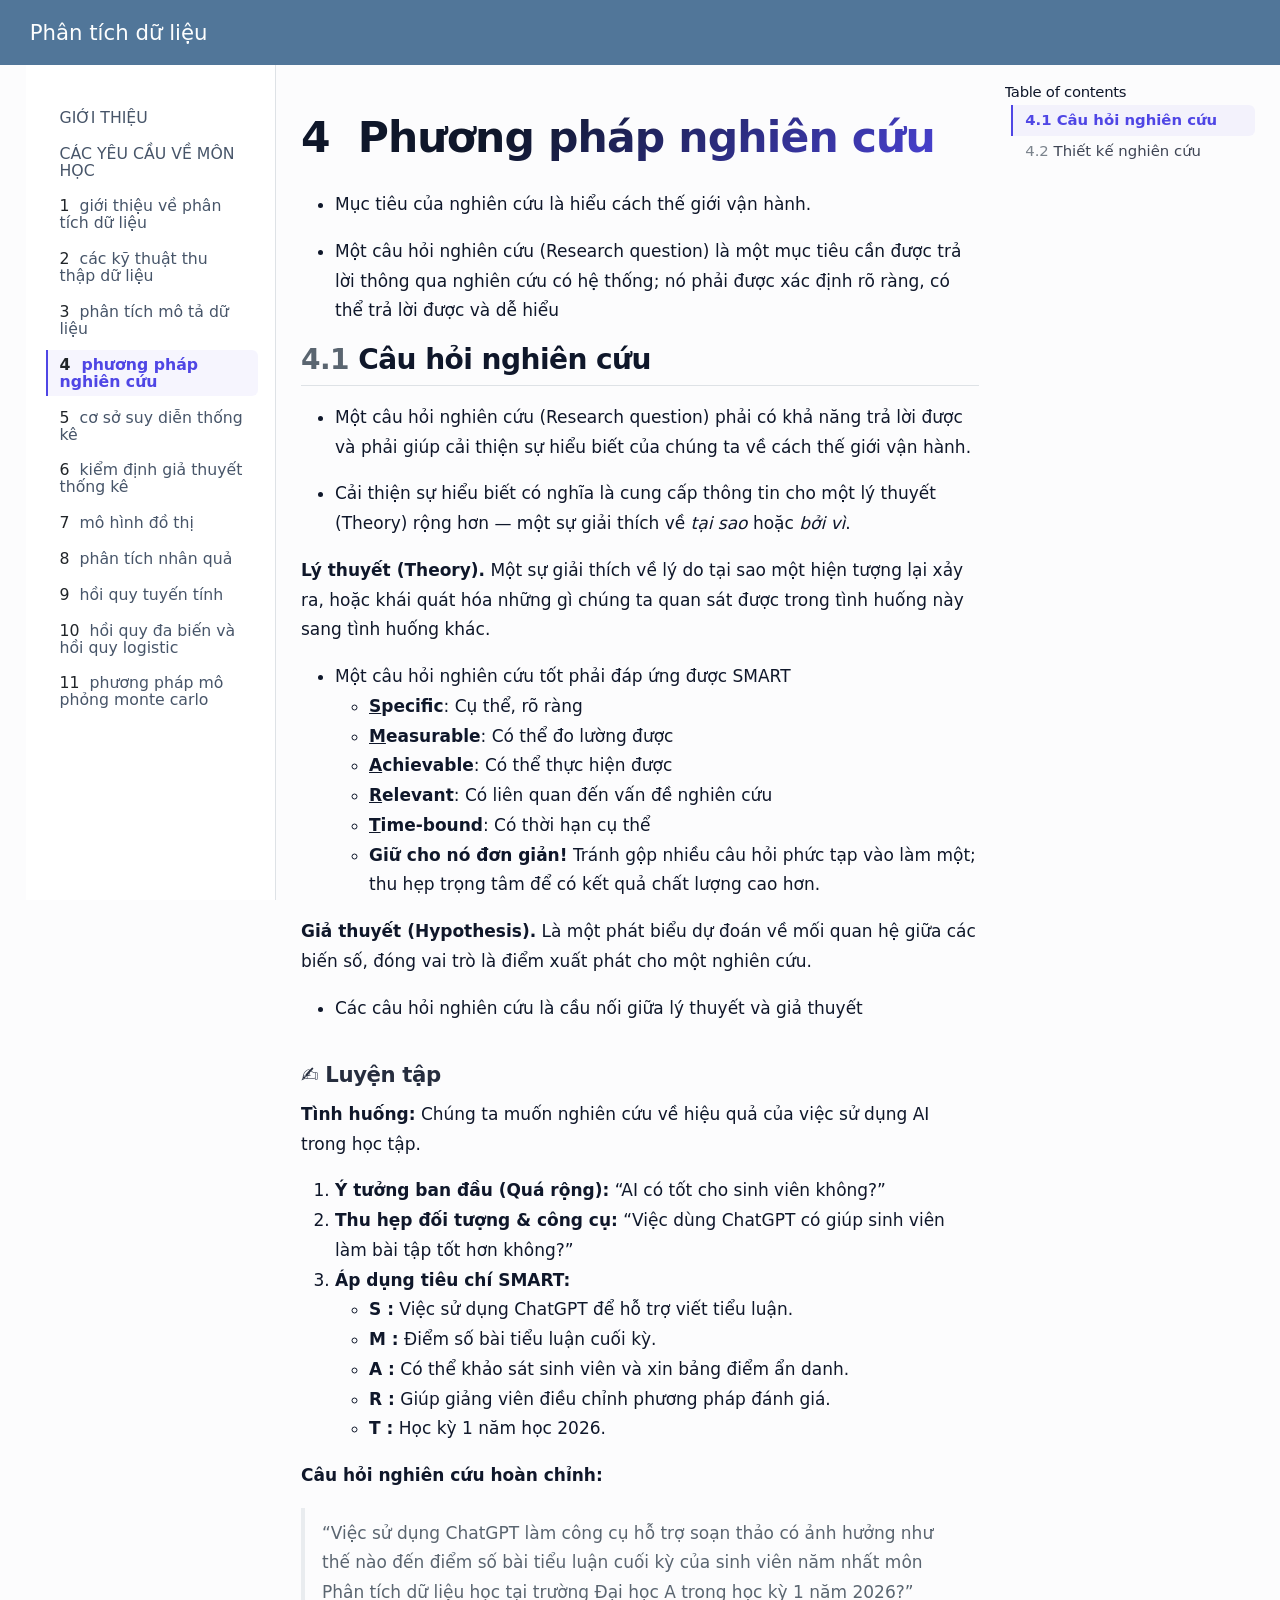
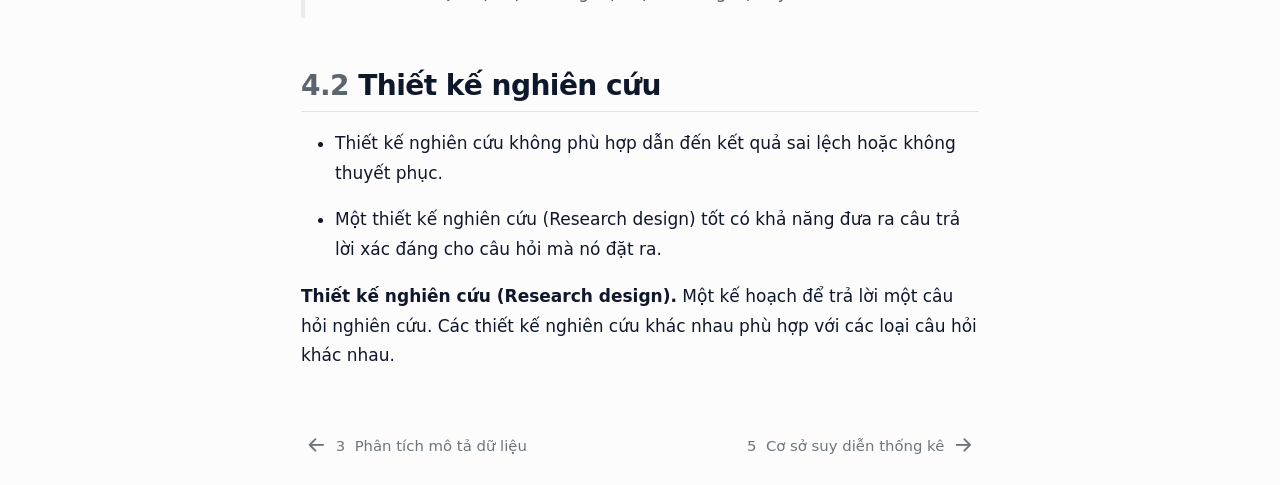
<file: slide-research-vn.html>
<!DOCTYPE html>
<html xmlns="http://www.w3.org/1999/xhtml" lang="en" xml:lang="en"><head>

<meta charset="utf-8">
<meta name="generator" content="quarto-1.9.38">

<meta name="viewport" content="width=device-width, initial-scale=1.0, user-scalable=yes">


<title>4&nbsp; Phương pháp nghiên cứu – Phân tích dữ liệu</title>
<style>
/* Default styles provided by pandoc.
** See https://pandoc.org/MANUAL.html#variables-for-html for config info.
*/
code{white-space: pre-wrap;}
span.smallcaps{font-variant: small-caps;}
div.columns{display: flex; gap: min(4vw, 1.5em);}
div.column{flex: auto; overflow-x: auto;}
div.hanging-indent{margin-left: 1.5em; text-indent: -1.5em;}
ul.task-list{list-style: none;}
ul.task-list li input[type="checkbox"] {
  width: 0.8em;
  margin: 0 0.8em 0.2em -1em; /* quarto-specific, see https://github.com/quarto-dev/quarto-cli/issues/4556 */ 
  vertical-align: middle;
}
</style>


<script src="site_libs/quarto-nav/quarto-nav.js"></script>
<script src="site_libs/quarto-nav/headroom.min.js"></script>
<script src="site_libs/clipboard/clipboard.min.js"></script>
<script src="site_libs/quarto-search/autocomplete.umd.js"></script>
<script src="site_libs/quarto-search/fuse.min.js"></script>
<script src="site_libs/quarto-search/quarto-search.js"></script>
<meta name="quarto:offset" content="./">
<link href="./slide-inferences-vn.html" rel="next">
<link href="./slide-3-vn.html" rel="prev">
<script src="site_libs/quarto-html/quarto.js" type="module"></script>
<script src="site_libs/quarto-html/tabsets/tabsets.js" type="module"></script>
<script src="site_libs/quarto-html/popper.min.js"></script>
<script src="site_libs/quarto-html/tippy.umd.min.js"></script>
<script src="site_libs/quarto-html/anchor.min.js"></script>
<link href="site_libs/quarto-html/tippy.css" rel="stylesheet">
<link href="site_libs/quarto-html/quarto-syntax-highlighting-15634bcf2e68342d4ad2dfa704d543f6.css" rel="stylesheet" id="quarto-text-highlighting-styles">
<script src="site_libs/bootstrap/bootstrap.min.js"></script>
<link href="site_libs/bootstrap/bootstrap-icons.css" rel="stylesheet">
<link href="site_libs/bootstrap/bootstrap-fa9e0952a64697c55f958ad13d4b0b73.min.css" rel="stylesheet" append-hash="true" id="quarto-bootstrap" data-mode="light">
<script id="quarto-search-options" type="application/json">{
  "location": "navbar",
  "copy-button": false,
  "collapse-after": 3,
  "panel-placement": "end",
  "type": "overlay",
  "limit": 50,
  "keyboard-shortcut": [
    "f",
    "/",
    "s"
  ],
  "show-item-context": false,
  "language": {
    "search-no-results-text": "No results",
    "search-matching-documents-text": "matching documents",
    "search-copy-link-title": "Copy link to search",
    "search-hide-matches-text": "Hide additional matches",
    "search-more-match-text": "more match in this document",
    "search-more-matches-text": "more matches in this document",
    "search-clear-button-title": "Clear",
    "search-text-placeholder": "",
    "search-detached-cancel-button-title": "Cancel",
    "search-submit-button-title": "Submit",
    "search-label": "Search"
  }
}</script>
<script>
    window.MathJax = {
        tex: {
            macros: {
                E: "{\\mathbb{E}}",
                P: "{\\mathbb{P}}",
                Var: "{\\mathrm{Var}}"
            }
        }
    };
</script>


<link rel="stylesheet" href="styles.css">
</head>

<body class="nav-sidebar floating nav-fixed quarto-light">

<div id="quarto-search-results"></div>
  <header id="quarto-header" class="headroom fixed-top">
    <nav class="navbar navbar-expand-lg " data-bs-theme="dark">
      <div class="navbar-container container-fluid">
      <div class="navbar-brand-container mx-auto">
    <a class="navbar-brand" href="./index.html">
    <span class="navbar-title">Phân tích dữ liệu</span>
    </a>
  </div>
        <div class="quarto-navbar-tools tools-end">
</div>
      </div> <!-- /container-fluid -->
    </nav>
  <nav class="quarto-secondary-nav">
    <div class="container-fluid d-flex">
      <button type="button" class="quarto-btn-toggle btn" data-bs-toggle="collapse" role="button" data-bs-target=".quarto-sidebar-collapse-item" aria-controls="quarto-sidebar" aria-expanded="false" aria-label="Toggle sidebar navigation" onclick="if (window.quartoToggleHeadroom) { window.quartoToggleHeadroom(); }">
        <i class="bi bi-layout-text-sidebar-reverse"></i>
      </button>
        <nav class="quarto-page-breadcrumbs" aria-label="breadcrumb"><ol class="breadcrumb"><li class="breadcrumb-item"><a href="./slide-research-vn.html"><span class="chapter-number">4</span>&nbsp; <span class="chapter-title">Phương pháp nghiên cứu</span></a></li></ol></nav>
        <a class="flex-grow-1" role="navigation" data-bs-toggle="collapse" data-bs-target=".quarto-sidebar-collapse-item" aria-controls="quarto-sidebar" aria-expanded="false" aria-label="Toggle sidebar navigation" onclick="if (window.quartoToggleHeadroom) { window.quartoToggleHeadroom(); }">      
        </a>
    </div>
  </nav>
</header>
<!-- content -->
<div id="quarto-content" class="quarto-container page-columns page-rows-contents page-layout-article page-navbar">
<!-- sidebar -->
  <nav id="quarto-sidebar" class="sidebar collapse collapse-horizontal quarto-sidebar-collapse-item sidebar-navigation floating overflow-auto">
    <div class="sidebar-menu-container"> 
    <ul class="list-unstyled mt-1">
        <li class="sidebar-item">
  <div class="sidebar-item-container"> 
  <a href="./index.html" class="sidebar-item-text sidebar-link">
 <span class="menu-text">Giới thiệu</span></a>
  </div>
</li>
        <li class="sidebar-item">
  <div class="sidebar-item-container"> 
  <a href="./slide-0-vn.html" class="sidebar-item-text sidebar-link">
 <span class="menu-text">Các yêu cầu về môn học</span></a>
  </div>
</li>
        <li class="sidebar-item">
  <div class="sidebar-item-container"> 
  <a href="./slide-1-vn.html" class="sidebar-item-text sidebar-link">
 <span class="menu-text"><span class="chapter-number">1</span>&nbsp; <span class="chapter-title">Giới thiệu về phân tích dữ liệu</span></span></a>
  </div>
</li>
        <li class="sidebar-item">
  <div class="sidebar-item-container"> 
  <a href="./slide-2-vn.html" class="sidebar-item-text sidebar-link">
 <span class="menu-text"><span class="chapter-number">2</span>&nbsp; <span class="chapter-title">Các kỹ thuật thu thập dữ liệu</span></span></a>
  </div>
</li>
        <li class="sidebar-item">
  <div class="sidebar-item-container"> 
  <a href="./slide-3-vn.html" class="sidebar-item-text sidebar-link">
 <span class="menu-text"><span class="chapter-number">3</span>&nbsp; <span class="chapter-title">Phân tích mô tả dữ liệu</span></span></a>
  </div>
</li>
        <li class="sidebar-item">
  <div class="sidebar-item-container"> 
  <a href="./slide-research-vn.html" class="sidebar-item-text sidebar-link active">
 <span class="menu-text"><span class="chapter-number">4</span>&nbsp; <span class="chapter-title">Phương pháp nghiên cứu</span></span></a>
  </div>
</li>
        <li class="sidebar-item">
  <div class="sidebar-item-container"> 
  <a href="./slide-inferences-vn.html" class="sidebar-item-text sidebar-link">
 <span class="menu-text"><span class="chapter-number">5</span>&nbsp; <span class="chapter-title">Cơ sở suy diễn thống kê</span></span></a>
  </div>
</li>
        <li class="sidebar-item">
  <div class="sidebar-item-container"> 
  <a href="./slide-hypo-vn.html" class="sidebar-item-text sidebar-link">
 <span class="menu-text"><span class="chapter-number">6</span>&nbsp; <span class="chapter-title">Kiểm định giả thuyết thống kê</span></span></a>
  </div>
</li>
        <li class="sidebar-item">
  <div class="sidebar-item-container"> 
  <a href="./slide-bn-vn.html" class="sidebar-item-text sidebar-link">
 <span class="menu-text"><span class="chapter-number">7</span>&nbsp; <span class="chapter-title">Mô hình đồ thị</span></span></a>
  </div>
</li>
        <li class="sidebar-item">
  <div class="sidebar-item-container"> 
  <a href="./slide-causal-vn.html" class="sidebar-item-text sidebar-link">
 <span class="menu-text"><span class="chapter-number">8</span>&nbsp; <span class="chapter-title">Phân tích nhân quả</span></span></a>
  </div>
</li>
        <li class="sidebar-item">
  <div class="sidebar-item-container"> 
  <a href="./slide-simple-reg-vn.html" class="sidebar-item-text sidebar-link">
 <span class="menu-text"><span class="chapter-number">9</span>&nbsp; <span class="chapter-title">Hồi quy tuyến tính</span></span></a>
  </div>
</li>
        <li class="sidebar-item">
  <div class="sidebar-item-container"> 
  <a href="./slide-multi-reg-vn.html" class="sidebar-item-text sidebar-link">
 <span class="menu-text"><span class="chapter-number">10</span>&nbsp; <span class="chapter-title">Hồi quy đa biến và hồi quy logistic</span></span></a>
  </div>
</li>
        <li class="sidebar-item">
  <div class="sidebar-item-container"> 
  <a href="./slide-mc-vn.html" class="sidebar-item-text sidebar-link">
 <span class="menu-text"><span class="chapter-number">11</span>&nbsp; <span class="chapter-title">Phương pháp mô phỏng Monte Carlo</span></span></a>
  </div>
</li>
    </ul>
    </div>
</nav>
<div id="quarto-sidebar-glass" class="quarto-sidebar-collapse-item" data-bs-toggle="collapse" data-bs-target=".quarto-sidebar-collapse-item"></div>
<!-- margin-sidebar -->
    <div id="quarto-margin-sidebar" class="sidebar margin-sidebar">
        <nav id="TOC" role="doc-toc" class="toc-active">
    <h2 id="toc-title">Table of contents</h2>
   
  <ul class="collapse">
  <li><a href="#câu-hỏi-nghiên-cứu" id="toc-câu-hỏi-nghiên-cứu" class="nav-link active" data-scroll-target="#câu-hỏi-nghiên-cứu"><span class="header-section-number">4.1</span> Câu hỏi nghiên cứu</a></li>
  <li><a href="#thiết-kế-nghiên-cứu" id="toc-thiết-kế-nghiên-cứu" class="nav-link" data-scroll-target="#thiết-kế-nghiên-cứu"><span class="header-section-number">4.2</span> Thiết kế nghiên cứu</a></li>
  </ul>
</nav>
    </div>
<!-- main -->
<main class="content" id="quarto-document-content">

<header id="title-block-header" class="quarto-title-block default">
<div class="quarto-title">
<h1 class="title"><span class="chapter-number">4</span>&nbsp; <span class="chapter-title">Phương pháp nghiên cứu</span></h1>
</div>



<div class="quarto-title-meta">

    
  
    
  </div>
  


</header>


<ul>
<li><p>Mục tiêu của nghiên cứu là hiểu cách thế giới vận hành.</p></li>
<li><p>Một câu hỏi nghiên cứu (Research question) là một mục tiêu cần được trả lời thông qua nghiên cứu có hệ thống; nó phải được xác định rõ ràng, có thể trả lời được và dễ hiểu</p></li>
</ul>
<section id="câu-hỏi-nghiên-cứu" class="level2" data-number="4.1">
<h2 data-number="4.1" class="anchored" data-anchor-id="câu-hỏi-nghiên-cứu"><span class="header-section-number">4.1</span> Câu hỏi nghiên cứu</h2>
<ul>
<li><p>Một câu hỏi nghiên cứu (Research question) phải có khả năng trả lời được và phải giúp cải thiện sự hiểu biết của chúng ta về cách thế giới vận hành.</p></li>
<li><p>Cải thiện sự hiểu biết có nghĩa là cung cấp thông tin cho một lý thuyết (Theory) rộng hơn — một sự giải thích về <em>tại sao</em> hoặc <em>bởi vì</em>.</p></li>
</ul>
<div class="taside">
<p><strong>Lý thuyết (Theory).</strong> Một sự giải thích về lý do tại sao một hiện tượng lại xảy ra, hoặc khái quát hóa những gì chúng ta quan sát được trong tình huống này sang tình huống khác.</p>
</div>
<ul>
<li>Một câu hỏi nghiên cứu tốt phải đáp ứng được SMART
<ul>
<li><u><strong>S</strong></u><strong>pecific</strong>: Cụ thể, rõ ràng</li>
<li><u><strong>M</strong></u><strong>easurable</strong>: Có thể đo lường được</li>
<li><u><strong>A</strong></u><strong>chievable</strong>: Có thể thực hiện được</li>
<li><u><strong>R</strong></u><strong>elevant</strong>: Có liên quan đến vấn đề nghiên cứu</li>
<li><u><strong>T</strong></u><strong>ime-bound</strong>: Có thời hạn cụ thể</li>
<li><strong>Giữ cho nó đơn giản!</strong> Tránh gộp nhiều câu hỏi phức tạp vào làm một; thu hẹp trọng tâm để có kết quả chất lượng cao hơn.</li>
</ul></li>
</ul>
<div class="taside">
<p><strong>Giả thuyết (Hypothesis).</strong> Là một phát biểu dự đoán về mối quan hệ giữa các biến số, đóng vai trò là điểm xuất phát cho một nghiên cứu.</p>
</div>
<ul>
<li>Các câu hỏi nghiên cứu là cầu nối giữa lý thuyết và giả thuyết</li>
</ul>
<section id="luyện-tập" class="level4">
<h4 class="anchored" data-anchor-id="luyện-tập">✍ Luyện tập</h4>
<p><strong>Tình huống:</strong> Chúng ta muốn nghiên cứu về hiệu quả của việc sử dụng AI trong học tập.</p>
<ol type="1">
<li><strong>Ý tưởng ban đầu (Quá rộng):</strong> “AI có tốt cho sinh viên không?”</li>
<li><strong>Thu hẹp đối tượng &amp; công cụ:</strong> “Việc dùng ChatGPT có giúp sinh viên làm bài tập tốt hơn không?”</li>
<li><strong>Áp dụng tiêu chí SMART:</strong>
<ul>
<li><strong>S :</strong> Việc sử dụng ChatGPT để hỗ trợ viết tiểu luận.</li>
<li><strong>M :</strong> Điểm số bài tiểu luận cuối kỳ.</li>
<li><strong>A :</strong> Có thể khảo sát sinh viên và xin bảng điểm ẩn danh.</li>
<li><strong>R :</strong> Giúp giảng viên điều chỉnh phương pháp đánh giá.</li>
<li><strong>T :</strong> Học kỳ 1 năm học 2026.</li>
</ul></li>
</ol>
<p><strong>Câu hỏi nghiên cứu hoàn chỉnh:</strong></p>
<blockquote class="blockquote">
<p>“Việc sử dụng ChatGPT làm công cụ hỗ trợ soạn thảo có ảnh hưởng như thế nào đến điểm số bài tiểu luận cuối kỳ của sinh viên năm nhất môn Phân tích dữ liệu học tại trường Đại học A trong học kỳ 1 năm 2026?”</p>
</blockquote>
</section>
</section>
<section id="thiết-kế-nghiên-cứu" class="level2" data-number="4.2">
<h2 data-number="4.2" class="anchored" data-anchor-id="thiết-kế-nghiên-cứu"><span class="header-section-number">4.2</span> Thiết kế nghiên cứu</h2>
<ul>
<li><p>Thiết kế nghiên cứu không phù hợp dẫn đến kết quả sai lệch hoặc không thuyết phục.</p></li>
<li><p>Một thiết kế nghiên cứu (Research design) tốt có khả năng đưa ra câu trả lời xác đáng cho câu hỏi mà nó đặt ra.</p></li>
</ul>
<div class="taside">
<p><strong>Thiết kế nghiên cứu (Research design).</strong> Một kế hoạch để trả lời một câu hỏi nghiên cứu. Các thiết kế nghiên cứu khác nhau phù hợp với các loại câu hỏi khác nhau.</p>
</div>


</section>

</main> <!-- /main -->
<script>
document.addEventListener("DOMContentLoaded", function() {
  const tocLinks = document.querySelectorAll("nav#TOC a[data-scroll-target]");
  if (tocLinks.length === 0) return;

  const sections = Array.from(tocLinks).map(link => {
    const target = link.getAttribute("data-scroll-target");
    if (target.startsWith("#")) {
      return document.getElementById(decodeURI(target.slice(1)));
    } else {
      return document.querySelector(decodeURI(target));
    }
  });

  function updateActive() {
    let activeIndex = 0;
    // Find the section closest to the top of the viewport
    for (let i = 0; i < sections.length; i++) {
      const section = sections[i];
      if (section) {
        const rect = section.getBoundingClientRect();
        // If the section top has scrolled past the top offset (120px for navbar)
        if (rect.top <= 120) {
          activeIndex = i;
        }
      }
    }

    // Update active class
    tocLinks.forEach((link, idx) => {
      if (idx === activeIndex) {
        link.classList.add("active");
        
        // Ensure parent lists are expanded (prevent Quarto from auto-collapsing active submenus)
        let parent = link.parentElement;
        while (parent && parent !== document.getElementById("TOC")) {
          if (parent.tagName === "UL") {
            parent.classList.remove("collapse");
          }
          parent = parent.parentElement;
        }
      } else {
        link.classList.remove("active");
      }
    });
  }

  // Bind to window scroll and resize events
  window.addEventListener("scroll", () => {
    window.requestAnimationFrame(updateActive);
  });
  window.addEventListener("resize", () => {
    window.requestAnimationFrame(updateActive);
  });
  
  // Initial runs to align state
  updateActive();
  setTimeout(updateActive, 100);
  setTimeout(updateActive, 500);
});
</script>
<script id="quarto-html-after-body" type="application/javascript">
  window.document.addEventListener("DOMContentLoaded", function (event) {
    const icon = "";
    const anchorJS = new window.AnchorJS();
    anchorJS.options = {
      placement: 'right',
      icon: icon
    };
    anchorJS.add('.anchored');
    const isCodeAnnotation = (el) => {
      for (const clz of el.classList) {
        if (clz.startsWith('code-annotation-')) {                     
          return true;
        }
      }
      return false;
    }
    const onCopySuccess = function(e) {
      // button target
      const button = e.trigger;
      // don't keep focus
      button.blur();
      // flash "checked"
      button.classList.add('code-copy-button-checked');
      var currentTitle = button.getAttribute("title");
      button.setAttribute("title", "Copied!");
      let tooltip;
      if (window.bootstrap) {
        button.setAttribute("data-bs-toggle", "tooltip");
        button.setAttribute("data-bs-placement", "left");
        button.setAttribute("data-bs-title", "Copied!");
        tooltip = new bootstrap.Tooltip(button, 
          { trigger: "manual", 
            customClass: "code-copy-button-tooltip",
            offset: [0, -8]});
        tooltip.show();    
      }
      setTimeout(function() {
        if (tooltip) {
          tooltip.hide();
          button.removeAttribute("data-bs-title");
          button.removeAttribute("data-bs-toggle");
          button.removeAttribute("data-bs-placement");
        }
        button.setAttribute("title", currentTitle);
        button.classList.remove('code-copy-button-checked');
      }, 1000);
      // clear code selection
      e.clearSelection();
    }
    const getTextToCopy = function(trigger) {
      const outerScaffold = trigger.parentElement.cloneNode(true);
      const codeEl = outerScaffold.querySelector('code');
      for (const childEl of codeEl.children) {
        if (isCodeAnnotation(childEl)) {
          childEl.remove();
        }
      }
      return codeEl.innerText;
    }
    const clipboard = new window.ClipboardJS('.code-copy-button:not([data-in-quarto-modal])', {
      text: getTextToCopy
    });
    clipboard.on('success', onCopySuccess);
    if (window.document.getElementById('quarto-embedded-source-code-modal')) {
      const clipboardModal = new window.ClipboardJS('.code-copy-button[data-in-quarto-modal]', {
        text: getTextToCopy,
        container: window.document.getElementById('quarto-embedded-source-code-modal')
      });
      clipboardModal.on('success', onCopySuccess);
    }
      var localhostRegex = new RegExp(/^(?:http|https):\/\/localhost\:?[0-9]*\//);
      var mailtoRegex = new RegExp(/^mailto:/);
        var filterRegex = new RegExp('/' + window.location.host + '/');
      var isInternal = (href) => {
          return filterRegex.test(href) || localhostRegex.test(href) || mailtoRegex.test(href);
      }
      // Inspect non-navigation links and adorn them if external
     var links = window.document.querySelectorAll('a[href]:not(.nav-link):not(.navbar-brand):not(.toc-action):not(.sidebar-link):not(.sidebar-item-toggle):not(.pagination-link):not(.no-external):not([aria-hidden]):not(.dropdown-item):not(.quarto-navigation-tool):not(.about-link)');
      for (var i=0; i<links.length; i++) {
        const link = links[i];
        if (!isInternal(link.href)) {
          // undo the damage that might have been done by quarto-nav.js in the case of
          // links that we want to consider external
          if (link.dataset.originalHref !== undefined) {
            link.href = link.dataset.originalHref;
          }
        }
      }
    function tippyHover(el, contentFn, onTriggerFn, onUntriggerFn) {
      const config = {
        allowHTML: true,
        maxWidth: 500,
        delay: 100,
        arrow: false,
        appendTo: function(el) {
            return el.parentElement;
        },
        interactive: true,
        interactiveBorder: 10,
        theme: 'quarto',
        placement: 'bottom-start',
      };
      if (contentFn) {
        config.content = contentFn;
      }
      if (onTriggerFn) {
        config.onTrigger = onTriggerFn;
      }
      if (onUntriggerFn) {
        config.onUntrigger = onUntriggerFn;
      }
      window.tippy(el, config); 
    }
    const noterefs = window.document.querySelectorAll('a[role="doc-noteref"]');
    for (var i=0; i<noterefs.length; i++) {
      const ref = noterefs[i];
      tippyHover(ref, function() {
        // use id or data attribute instead here
        let href = ref.getAttribute('data-footnote-href') || ref.getAttribute('href');
        try { href = new URL(href).hash; } catch {}
        const id = href.replace(/^#\/?/, "");
        const note = window.document.getElementById(id);
        if (note) {
          return note.innerHTML;
        } else {
          return "";
        }
      });
    }
    const xrefs = window.document.querySelectorAll('a.quarto-xref');
    const processXRef = (id, note) => {
      // Strip column container classes
      const stripColumnClz = (el) => {
        el.classList.remove("page-full", "page-columns");
        if (el.children) {
          for (const child of el.children) {
            stripColumnClz(child);
          }
        }
      }
      stripColumnClz(note)
      if (id === null || id.startsWith('sec-')) {
        // Special case sections, only their first couple elements
        const container = document.createElement("div");
        if (note.children && note.children.length > 2) {
          container.appendChild(note.children[0].cloneNode(true));
          for (let i = 1; i < note.children.length; i++) {
            const child = note.children[i];
            if (child.tagName === "P" && child.innerText === "") {
              continue;
            } else {
              container.appendChild(child.cloneNode(true));
              break;
            }
          }
          if (window.Quarto?.typesetMath) {
            window.Quarto.typesetMath(container);
          }
          return container.innerHTML
        } else {
          if (window.Quarto?.typesetMath) {
            window.Quarto.typesetMath(note);
          }
          return note.innerHTML;
        }
      } else {
        // Remove any anchor links if they are present
        const anchorLink = note.querySelector('a.anchorjs-link');
        if (anchorLink) {
          anchorLink.remove();
        }
        if (window.Quarto?.typesetMath) {
          window.Quarto.typesetMath(note);
        }
        if (note.classList.contains("callout")) {
          return note.outerHTML;
        } else {
          return note.innerHTML;
        }
      }
    }
    for (var i=0; i<xrefs.length; i++) {
      const xref = xrefs[i];
      tippyHover(xref, undefined, function(instance) {
        instance.disable();
        let url = xref.getAttribute('href');
        let hash = undefined; 
        if (url.startsWith('#')) {
          hash = url;
        } else {
          try { hash = new URL(url).hash; } catch {}
        }
        if (hash) {
          const id = hash.replace(/^#\/?/, "");
          const note = window.document.getElementById(id);
          if (note !== null) {
            try {
              const html = processXRef(id, note.cloneNode(true));
              instance.setContent(html);
            } finally {
              instance.enable();
              instance.show();
            }
          } else {
            // See if we can fetch this
            fetch(url.split('#')[0])
            .then(res => res.text())
            .then(html => {
              const parser = new DOMParser();
              const htmlDoc = parser.parseFromString(html, "text/html");
              const note = htmlDoc.getElementById(id);
              if (note !== null) {
                const html = processXRef(id, note);
                instance.setContent(html);
              } 
            }).finally(() => {
              instance.enable();
              instance.show();
            });
          }
        } else {
          // See if we can fetch a full url (with no hash to target)
          // This is a special case and we should probably do some content thinning / targeting
          fetch(url)
          .then(res => res.text())
          .then(html => {
            const parser = new DOMParser();
            const htmlDoc = parser.parseFromString(html, "text/html");
            const note = htmlDoc.querySelector('main.content');
            if (note !== null) {
              // This should only happen for chapter cross references
              // (since there is no id in the URL)
              // remove the first header
              if (note.children.length > 0 && note.children[0].tagName === "HEADER") {
                note.children[0].remove();
              }
              const html = processXRef(null, note);
              instance.setContent(html);
            } 
          }).finally(() => {
            instance.enable();
            instance.show();
          });
        }
      }, function(instance) {
      });
    }
        let selectedAnnoteEl;
        const selectorForAnnotation = ( cell, annotation) => {
          let cellAttr = 'data-code-cell="' + cell + '"';
          let lineAttr = 'data-code-annotation="' +  annotation + '"';
          const selector = 'span[' + cellAttr + '][' + lineAttr + ']';
          return selector;
        }
        const selectCodeLines = (annoteEl) => {
          const doc = window.document;
          const targetCell = annoteEl.getAttribute("data-target-cell");
          const targetAnnotation = annoteEl.getAttribute("data-target-annotation");
          const annoteSpan = window.document.querySelector(selectorForAnnotation(targetCell, targetAnnotation));
          const lines = annoteSpan.getAttribute("data-code-lines").split(",");
          const lineIds = lines.map((line) => {
            return targetCell + "-" + line;
          })
          let top = null;
          let height = null;
          let parent = null;
          if (lineIds.length > 0) {
              //compute the position of the single el (top and bottom and make a div)
              const el = window.document.getElementById(lineIds[0]);
              top = el.offsetTop;
              height = el.offsetHeight;
              parent = el.parentElement.parentElement;
            if (lineIds.length > 1) {
              const lastEl = window.document.getElementById(lineIds[lineIds.length - 1]);
              const bottom = lastEl.offsetTop + lastEl.offsetHeight;
              height = bottom - top;
            }
            if (top !== null && height !== null && parent !== null) {
              // cook up a div (if necessary) and position it 
              let div = window.document.getElementById("code-annotation-line-highlight");
              if (div === null) {
                div = window.document.createElement("div");
                div.setAttribute("id", "code-annotation-line-highlight");
                div.style.position = 'absolute';
                parent.appendChild(div);
              }
              div.style.top = top - 2 + "px";
              div.style.height = height + 4 + "px";
              div.style.left = 0;
              let gutterDiv = window.document.getElementById("code-annotation-line-highlight-gutter");
              if (gutterDiv === null) {
                gutterDiv = window.document.createElement("div");
                gutterDiv.setAttribute("id", "code-annotation-line-highlight-gutter");
                gutterDiv.style.position = 'absolute';
                const codeCell = window.document.getElementById(targetCell);
                const gutter = codeCell.querySelector('.code-annotation-gutter');
                gutter.appendChild(gutterDiv);
              }
              gutterDiv.style.top = top - 2 + "px";
              gutterDiv.style.height = height + 4 + "px";
            }
            selectedAnnoteEl = annoteEl;
          }
        };
        const unselectCodeLines = () => {
          const elementsIds = ["code-annotation-line-highlight", "code-annotation-line-highlight-gutter"];
          elementsIds.forEach((elId) => {
            const div = window.document.getElementById(elId);
            if (div) {
              div.remove();
            }
          });
          selectedAnnoteEl = undefined;
        };
          // Handle positioning of the toggle
      window.addEventListener(
        "resize",
        throttle(() => {
          elRect = undefined;
          if (selectedAnnoteEl) {
            selectCodeLines(selectedAnnoteEl);
          }
        }, 10)
      );
      function throttle(fn, ms) {
      let throttle = false;
      let timer;
        return (...args) => {
          if(!throttle) { // first call gets through
              fn.apply(this, args);
              throttle = true;
          } else { // all the others get throttled
              if(timer) clearTimeout(timer); // cancel #2
              timer = setTimeout(() => {
                fn.apply(this, args);
                timer = throttle = false;
              }, ms);
          }
        };
      }
        // Attach click handler to the DT
        const annoteDls = window.document.querySelectorAll('dt[data-target-cell]');
        for (const annoteDlNode of annoteDls) {
          annoteDlNode.addEventListener('click', (event) => {
            const clickedEl = event.target;
            if (clickedEl !== selectedAnnoteEl) {
              unselectCodeLines();
              const activeEl = window.document.querySelector('dt[data-target-cell].code-annotation-active');
              if (activeEl) {
                activeEl.classList.remove('code-annotation-active');
              }
              selectCodeLines(clickedEl);
              clickedEl.classList.add('code-annotation-active');
            } else {
              // Unselect the line
              unselectCodeLines();
              clickedEl.classList.remove('code-annotation-active');
            }
          });
        }
    const findCites = (el) => {
      const parentEl = el.parentElement;
      if (parentEl) {
        const cites = parentEl.dataset.cites;
        if (cites) {
          return {
            el,
            cites: cites.split(' ')
          };
        } else {
          return findCites(el.parentElement)
        }
      } else {
        return undefined;
      }
    };
    var bibliorefs = window.document.querySelectorAll('a[role="doc-biblioref"]');
    for (var i=0; i<bibliorefs.length; i++) {
      const ref = bibliorefs[i];
      const citeInfo = findCites(ref);
      if (citeInfo) {
        tippyHover(citeInfo.el, function() {
          var popup = window.document.createElement('div');
          citeInfo.cites.forEach(function(cite) {
            var citeDiv = window.document.createElement('div');
            citeDiv.classList.add('hanging-indent');
            citeDiv.classList.add('csl-entry');
            var biblioDiv = window.document.getElementById('ref-' + cite);
            if (biblioDiv) {
              citeDiv.innerHTML = biblioDiv.innerHTML;
            }
            popup.appendChild(citeDiv);
          });
          return popup.innerHTML;
        });
      }
    }
  });
  </script>
<nav class="page-navigation">
  <div class="nav-page nav-page-previous">
      <a href="./slide-3-vn.html" class="pagination-link" aria-label="Phân tích mô tả dữ liệu">
        <i class="bi bi-arrow-left-short"></i> <span class="nav-page-text"><span class="chapter-number">3</span>&nbsp; <span class="chapter-title">Phân tích mô tả dữ liệu</span></span>
      </a>          
  </div>
  <div class="nav-page nav-page-next">
      <a href="./slide-inferences-vn.html" class="pagination-link" aria-label="Cơ sở suy diễn thống kê">
        <span class="nav-page-text"><span class="chapter-number">5</span>&nbsp; <span class="chapter-title">Cơ sở suy diễn thống kê</span></span> <i class="bi bi-arrow-right-short"></i>
      </a>
  </div>
</nav>
</div> <!-- /content -->




</body></html>
</file>
<file: site_libs/quarto-html/tippy.css>
.tippy-box[data-animation=fade][data-state=hidden]{opacity:0}[data-tippy-root]{max-width:calc(100vw - 10px)}.tippy-box{position:relative;background-color:#333;color:#fff;border-radius:4px;font-size:14px;line-height:1.4;white-space:normal;outline:0;transition-property:transform,visibility,opacity}.tippy-box[data-placement^=top]>.tippy-arrow{bottom:0}.tippy-box[data-placement^=top]>.tippy-arrow:before{bottom:-7px;left:0;border-width:8px 8px 0;border-top-color:initial;transform-origin:center top}.tippy-box[data-placement^=bottom]>.tippy-arrow{top:0}.tippy-box[data-placement^=bottom]>.tippy-arrow:before{top:-7px;left:0;border-width:0 8px 8px;border-bottom-color:initial;transform-origin:center bottom}.tippy-box[data-placement^=left]>.tippy-arrow{right:0}.tippy-box[data-placement^=left]>.tippy-arrow:before{border-width:8px 0 8px 8px;border-left-color:initial;right:-7px;transform-origin:center left}.tippy-box[data-placement^=right]>.tippy-arrow{left:0}.tippy-box[data-placement^=right]>.tippy-arrow:before{left:-7px;border-width:8px 8px 8px 0;border-right-color:initial;transform-origin:center right}.tippy-box[data-inertia][data-state=visible]{transition-timing-function:cubic-bezier(.54,1.5,.38,1.11)}.tippy-arrow{width:16px;height:16px;color:#333}.tippy-arrow:before{content:"";position:absolute;border-color:transparent;border-style:solid}.tippy-content{position:relative;padding:5px 9px;z-index:1}
</file>
<file: site_libs/quarto-html/quarto-syntax-highlighting-15634bcf2e68342d4ad2dfa704d543f6.css>
/* quarto syntax highlight colors */
:root {
  --quarto-hl-ot-color: #003B4F;
  --quarto-hl-at-color: #657422;
  --quarto-hl-ss-color: #20794D;
  --quarto-hl-an-color: #5E5E5E;
  --quarto-hl-fu-color: #4758AB;
  --quarto-hl-st-color: #20794D;
  --quarto-hl-cf-color: #003B4F;
  --quarto-hl-op-color: #5E5E5E;
  --quarto-hl-er-color: #AD0000;
  --quarto-hl-bn-color: #AD0000;
  --quarto-hl-al-color: #AD0000;
  --quarto-hl-va-color: #111111;
  --quarto-hl-bu-color: inherit;
  --quarto-hl-ex-color: inherit;
  --quarto-hl-pp-color: #AD0000;
  --quarto-hl-in-color: #5E5E5E;
  --quarto-hl-vs-color: #20794D;
  --quarto-hl-wa-color: #5E5E5E;
  --quarto-hl-do-color: #5E5E5E;
  --quarto-hl-im-color: #00769E;
  --quarto-hl-ch-color: #20794D;
  --quarto-hl-dt-color: #AD0000;
  --quarto-hl-fl-color: #AD0000;
  --quarto-hl-co-color: #5E5E5E;
  --quarto-hl-cv-color: #5E5E5E;
  --quarto-hl-cn-color: #8f5902;
  --quarto-hl-sc-color: #5E5E5E;
  --quarto-hl-dv-color: #AD0000;
  --quarto-hl-kw-color: #003B4F;
}

/* other quarto variables */
:root {
  --quarto-font-monospace: SFMono-Regular, Menlo, Monaco, Consolas, "Liberation Mono", "Courier New", monospace;
}

/* syntax highlight based on Pandoc's rules */
pre > code.sourceCode > span {
  color: #003B4F;
}

code.sourceCode > span {
  color: #003B4F;
}

div.sourceCode,
div.sourceCode pre.sourceCode {
  color: #003B4F;
}

/* Normal */
code span {
  color: #003B4F;
}

/* Alert */
code span.al {
  color: #AD0000;
  font-style: inherit;
}

/* Annotation */
code span.an {
  color: #5E5E5E;
  font-style: inherit;
}

/* Attribute */
code span.at {
  color: #657422;
  font-style: inherit;
}

/* BaseN */
code span.bn {
  color: #AD0000;
  font-style: inherit;
}

/* BuiltIn */
code span.bu {
  font-style: inherit;
}

/* ControlFlow */
code span.cf {
  color: #003B4F;
  font-weight: bold;
  font-style: inherit;
}

/* Char */
code span.ch {
  color: #20794D;
  font-style: inherit;
}

/* Constant */
code span.cn {
  color: #8f5902;
  font-style: inherit;
}

/* Comment */
code span.co {
  color: #5E5E5E;
  font-style: inherit;
}

/* CommentVar */
code span.cv {
  color: #5E5E5E;
  font-style: italic;
}

/* Documentation */
code span.do {
  color: #5E5E5E;
  font-style: italic;
}

/* DataType */
code span.dt {
  color: #AD0000;
  font-style: inherit;
}

/* DecVal */
code span.dv {
  color: #AD0000;
  font-style: inherit;
}

/* Error */
code span.er {
  color: #AD0000;
  font-style: inherit;
}

/* Extension */
code span.ex {
  font-style: inherit;
}

/* Float */
code span.fl {
  color: #AD0000;
  font-style: inherit;
}

/* Function */
code span.fu {
  color: #4758AB;
  font-style: inherit;
}

/* Import */
code span.im {
  color: #00769E;
  font-style: inherit;
}

/* Information */
code span.in {
  color: #5E5E5E;
  font-style: inherit;
}

/* Keyword */
code span.kw {
  color: #003B4F;
  font-weight: bold;
  font-style: inherit;
}

/* Operator */
code span.op {
  color: #5E5E5E;
  font-style: inherit;
}

/* Other */
code span.ot {
  color: #003B4F;
  font-style: inherit;
}

/* Preprocessor */
code span.pp {
  color: #AD0000;
  font-style: inherit;
}

/* SpecialChar */
code span.sc {
  color: #5E5E5E;
  font-style: inherit;
}

/* SpecialString */
code span.ss {
  color: #20794D;
  font-style: inherit;
}

/* String */
code span.st {
  color: #20794D;
  font-style: inherit;
}

/* Variable */
code span.va {
  color: #111111;
  font-style: inherit;
}

/* VerbatimString */
code span.vs {
  color: #20794D;
  font-style: inherit;
}

/* Warning */
code span.wa {
  color: #5E5E5E;
  font-style: italic;
}

.prevent-inlining {
  content: "</";
}

/*# sourceMappingURL=f23921c56f73e400b49028c9186a1aa0.css.map */
</file>
<file: styles.css>
@import url('https://fonts.googleapis.com/css2?family=Fira+Code:wght@400;500;600&display=swap');

:root {
    /* Fonts */
    --font-mono: 'Fira Code', 'JetBrains Mono', SFMono-Regular, Menlo, Monaco, Consolas, monospace;

    /* Light Theme Colors (Clean Off-White & Soft Indigo/Teal Accent) */
    --bg-primary: #fcfcfd;
    --bg-secondary: #f8fafc;
    --bg-sidebar: #f8fafc;
    --text-primary: #0f172a;
    --text-secondary: #475569;
    --accent: #4f46e5;
    --accent-hover: #4338ca;
    --accent-rgb: 79, 70, 229;
    --border-color: #e2e8f0;
    
    /* Callout & Theorem Box Colors */
    --callout-note-bg: rgba(59, 130, 246, 0.07);
    --callout-note-border: #3b82f6;
    --callout-warning-bg: rgba(245, 158, 11, 0.07);
    --callout-warning-border: #f59e0b;
    --callout-important-bg: rgba(239, 68, 68, 0.07);
    --callout-important-border: #ef4444;
    --callout-tip-bg: rgba(16, 185, 129, 0.07);
    --callout-tip-border: #10b981;
    --callout-caution-bg: rgba(139, 92, 246, 0.07);
    --callout-caution-border: #8b5cf6;

    /* Shadows & Effects */
    --shadow-sm: 0 1px 2px 0 rgba(0, 0, 0, 0.03);
    --shadow-md: 0 4px 12px -2px rgba(0, 0, 0, 0.05), 0 2px 6px -1px rgba(0, 0, 0, 0.03);
    --shadow-lg: 0 12px 24px -4px rgba(0, 0, 0, 0.06), 0 4px 12px -2px rgba(0, 0, 0, 0.03);

    /* Cozy Slate Light Code Blocks (Light Mode) */
    --code-bg: #f8fafc;
    --code-text: #1e293b;
    --code-line-hover: rgba(79, 70, 229, 0.06);
}

/* Dark Theme Adjustments if the document uses quarto-dark mode */
body.quarto-dark {
    --bg-primary: #0f172a;
    --bg-secondary: #1e293b;
    --bg-sidebar: #0b0f19;
    --text-primary: #f8fafc;
    --text-secondary: #cbd5e1;
    --accent: #818cf8;
    --accent-hover: #6366f1;
    --accent-rgb: 129, 140, 248;
    --border-color: #334155;
    
    --callout-note-bg: rgba(59, 130, 246, 0.15);
    --callout-warning-bg: rgba(245, 158, 11, 0.15);
    --callout-important-bg: rgba(239, 68, 68, 0.15);
    --callout-tip-bg: rgba(16, 185, 129, 0.15);
    --callout-caution-bg: rgba(139, 92, 246, 0.15);

    --shadow-sm: 0 1px 2px 0 rgba(0, 0, 0, 0.5);
    --shadow-md: 0 4px 12px -2px rgba(0, 0, 0, 0.4), 0 2px 6px -1px rgba(0, 0, 0, 0.3);
    --shadow-lg: 0 12px 24px -4px rgba(0, 0, 0, 0.5), 0 4px 12px -2px rgba(0, 0, 0, 0.4);

    /* Premium Dark Code Blocks (Dark Mode) */
    --code-bg: #0d1117;
    --code-text: #c9d1d9;
    --code-line-hover: rgba(99, 102, 241, 0.15);
}

/* ==========================================================================
   Typography Resets & Base Styles
   ========================================================================== */

body {
    background-color: var(--bg-primary);
    color: var(--text-primary);
    line-height: 1.75;
}

h1, h2, h3, h4, h5, h6 {
    color: var(--text-primary);
    font-weight: 700;
    letter-spacing: -0.02em;
    margin-top: 1.8em;
    margin-bottom: 0.6em;
}

h1.title {
    font-size: 2.5rem;
    line-height: 1.2;
    margin-top: 1rem;
    font-weight: 800;
    background: linear-gradient(135deg, var(--text-primary) 30%, var(--accent) 100%);
    -webkit-background-clip: text;
    -webkit-text-fill-color: transparent;
    padding-bottom: 10px;
}

/* ==========================================================================
   Callouts & Custom Message Boxes
   ========================================================================== */
.tcolorbox {
    border: none;
    border-left: 4px solid #d97706;
    background-color: var(--callout-warning-bg);
    box-shadow: var(--shadow-sm);
    border-radius: 10px;
    padding: 18px;
    margin: 24px 0;
    transition: transform 0.2s ease, box-shadow 0.2s ease;
}

.theorem,
.definition,
.example,
.note,
.tsidebar,
.tcallout,
.tannotation {
    border: none;
    border-left: 4px solid var(--accent);
    background-color: var(--callout-note-bg);
    box-shadow: var(--shadow-sm);
    border-radius: 10px;
    padding: 18px;
    margin: 24px 0;
    transition: transform 0.2s ease, box-shadow 0.2s ease;
}

.xca {
    border: none;
    border-left: 1px solid var(--accent);    
    box-shadow: var(--shadow-sm);
    padding: 18px;
    margin: 24px 0;
    transition: transform 0.2s ease, box-shadow 0.2s ease;
}

.theorem:hover,
.definition:hover,
.example:hover,
.note:hover,
.tcolorbox:hover {
    box-shadow: var(--shadow-md);
    transform: translateY(-1px);
}

/* Native Quarto Callouts (Note, Warning, Caution, Tip, Important) */
.callout.callout-style-default {
    border: none !important;
    border-radius: 10px !important;
    box-shadow: var(--shadow-sm) !important;
    padding: 18px !important;
    margin: 28px 0 !important;
    transition: transform 0.2s ease, box-shadow 0.2s ease;
}

.callout.callout-style-default:hover {
    box-shadow: var(--shadow-md) !important;
}

.callout-note.callout-style-default {
    border-left: 4px solid var(--callout-note-border) !important;
    background-color: var(--callout-note-bg) !important;
}

.callout-warning.callout-style-default {
    border-left: 4px solid var(--callout-warning-border) !important;
    background-color: var(--callout-warning-bg) !important;
}

.callout-important.callout-style-default {
    border-left: 4px solid var(--callout-important-border) !important;
    background-color: var(--callout-important-bg) !important;
}

.callout-tip.callout-style-default {
    border-left: 4px solid var(--callout-tip-border) !important;
    background-color: var(--callout-tip-bg) !important;
}

.callout-caution.callout-style-default {
    border-left: 4px solid var(--callout-caution-border) !important;
    background-color: var(--callout-caution-bg) !important;
}

.callout-header {
    margin-bottom: 8px;
    font-weight: 600 !important;
    color: var(--text-primary) !important;
}

.callout-title {
    font-weight: 600 !important;
    font-size: 0.95rem;
}

.callout-icon-container {
    margin-right: 10px;
}

/* ==========================================================================
   Code Blocks & Syntax Highlighting
   ========================================================================== */
div.sourceCode {
    background-color: var(--code-bg) !important;
    border: 1px solid var(--border-color) !important;
    border-radius: 12px !important;
    box-shadow: var(--shadow-md) !important;
    margin: 28px 0 !important;
    padding: 0 !important;
    overflow: hidden !important;
}

pre.sourceCode {
    background-color: transparent !important;
    border: none !important;
    box-shadow: none !important;
    margin: 0 !important;
    padding: 18px !important;
    overflow-x: auto !important;
}

pre.sourceCode code {
    font-family: var(--font-mono) !important;
    font-size: 0.9rem !important;
    color: var(--code-text) !important;
    background: transparent !important;
    padding: 0 !important;
}

pre.sourceCode code>span {
    display: inline-block;
    width: 100%;
    padding: 0 4px;
    transition: background-color 0.15s ease;
}

/* Soft hover line highlight instead of bright yellow */
pre>code.sourceCode>span:hover {
    background-color: var(--code-line-hover) !important;
    border-radius: 4px;
}

/* Inline code tags */
code:not(pre code) {
    background-color: var(--bg-secondary) !important;
    color: #db2777; /* Soft violet/pink for accent inline code */
    font-family: var(--font-mono) !important;
    font-size: 0.85em !important;
    padding: 3px 7px !important;
    border-radius: 6px !important;
    border: 1px solid var(--border-color) !important;
    white-space: nowrap;
}

body.quarto-dark code:not(pre code) {
    color: #f472b6;
    background-color: var(--bg-secondary) !important;
}

pre.text {
    background: var(--bg-secondary) !important;
    border-left: 3px solid var(--accent) !important;
    border-radius: 0 8px 8px 0 !important;
    padding: 14px 18px !important;
    font-family: var(--font-mono) !important;
    color: var(--text-primary) !important;
    border-top: none;
    border-right: none;
    border-bottom: none;
}

/* ==========================================================================
   Sidebar, Navigation & Table of Contents (TOC)
   ========================================================================== */
.sidebar nav[role="doc-toc"] ul>li>a,
.sidebar-navigation a {
    transition: all 0.2s cubic-bezier(0.4, 0, 0.2, 1);
    border-left: 2px solid transparent;
    padding: 6px 12px !important;
    color: var(--text-secondary);
}

/* TOC levels styling */
.sidebar nav[role="doc-toc"] ul>li>a {
    color: var(--text-primary);
    font-weight: 500;
}

.sidebar nav[role="doc-toc"] ul>li>ul>li>a {
    color: var(--text-secondary);
    font-size: 0.9em;
}

.sidebar nav[role="doc-toc"] ul>li>ul>li>ul>li>a {
    color: var(--text-secondary);
    opacity: 0.7;
    font-size: 0.85em;
}

/* Active Indicator with soft background and left line */
.sidebar nav[role="doc-toc"] ul li a.active,
.sidebar-navigation .active,
.sidebar-item-container a.active {
    color: var(--accent) !important;
    background-color: rgba(var(--accent-rgb), 0.05) !important;
    border-left: 2px solid var(--accent) !important;
    font-weight: 600;
    border-radius: 0 6px 6px 0;
}

/* Hover effects */
.sidebar nav[role="doc-toc"] ul li a:hover,
.sidebar-navigation a:hover,
.sidebar-item-container a:hover {
    color: var(--text-primary) !important;
    background-color: rgba(var(--accent-rgb), 0.03);
    border-left: 2px solid rgba(var(--accent-rgb), 0.3) !important;
    text-decoration: none;
}

/* Fade unselected items slightly when one item is active */
.sidebar nav[role="doc-toc"] ul li a:not(.active) {
    opacity: 0.8;
}

.sidebar nav[role="doc-toc"] ul li a:hover:not(.active) {
    opacity: 1;
}

/* Case transforms from user original */
div.sidebar-menu-container span.menu-text {
    text-transform: uppercase;
}

div.sidebar-menu-container span.chapter-title {
    text-transform: lowercase;
}

/* ==========================================================================
   Tables
   ========================================================================== */
table {
    width: 100% !important;
    border-collapse: collapse !important;
    margin: 36px 0 !important;
    border-radius: 12px !important;
    overflow: hidden !important;
    box-shadow: var(--shadow-md) !important;
    border: 1px solid var(--border-color) !important;
}

th, td {
    padding: 14px 20px !important;
    text-align: left !important;
    border: none !important;
    border-bottom: 1px solid var(--border-color) !important;
}

th {
    background-color: var(--bg-secondary) !important;
    color: var(--text-primary) !important;
    font-weight: 600 !important;
    text-transform: uppercase !important;
    font-size: 0.75rem !important;
    letter-spacing: 0.06em !important;
}

tbody tr {
    transition: background-color 0.2s ease !important;
}

tbody tr:nth-child(odd) {
    background-color: var(--bg-primary) !important;
}

tbody tr:nth-child(even) {
    background-color: rgba(var(--accent-rgb), 0.01) !important;
}

tbody tr:hover {
    background-color: rgba(var(--accent-rgb), 0.04) !important;
    cursor: pointer !important;
}

/* ==========================================================================
   Images, Figures & Figures Hover Zoom
   ========================================================================== */
img {
    max-width: 100%;
    height: auto;
    border-radius: 12px !important;
    border: 1px solid var(--border-color) !important;
    box-shadow: var(--shadow-sm);
    transition: all 0.3s cubic-bezier(0.4, 0, 0.2, 1);
}

img:hover {
    transform: scale(1.015);
    box-shadow: var(--shadow-lg);
    border-color: rgba(var(--accent-rgb), 0.3) !important;
}

figure {
    text-align: center;
    margin: 36px 0;
}

figure>figcaption {
    text-align: center !important;
    font-size: 0.85rem;
    color: var(--text-secondary);
    margin-top: 14px;
    font-weight: 500;
}

/* ==========================================================================
   Buttons
   ========================================================================== */
.edit-btn {
    background-color: var(--accent) !important;
    color: white !important;
    border: none !important;
    padding: 10px 18px !important;
    border-radius: 8px !important;
    font-weight: 600 !important;
    box-shadow: var(--shadow-sm) !important;
    transition: all 0.2s ease !important;
}

.edit-btn:hover {
    background-color: var(--accent-hover) !important;
    box-shadow: var(--shadow-md) !important;
}
</file>
